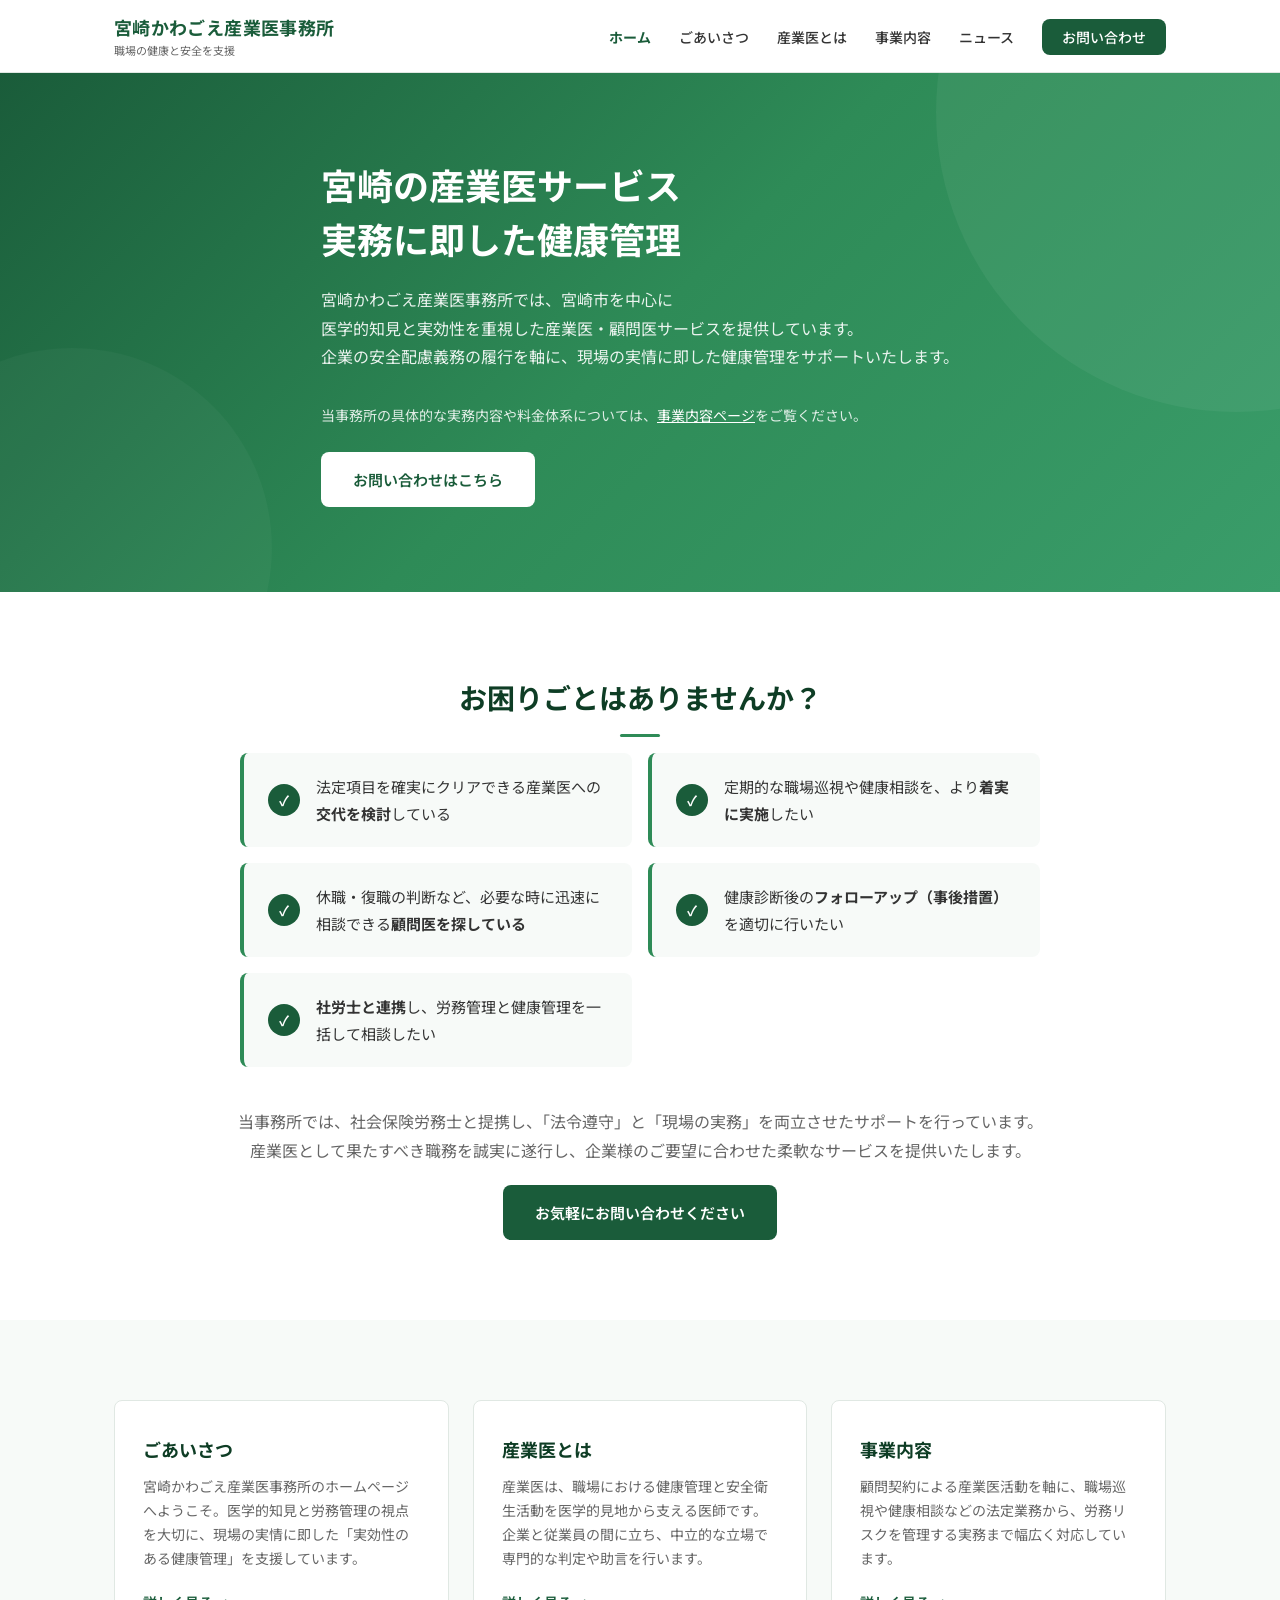
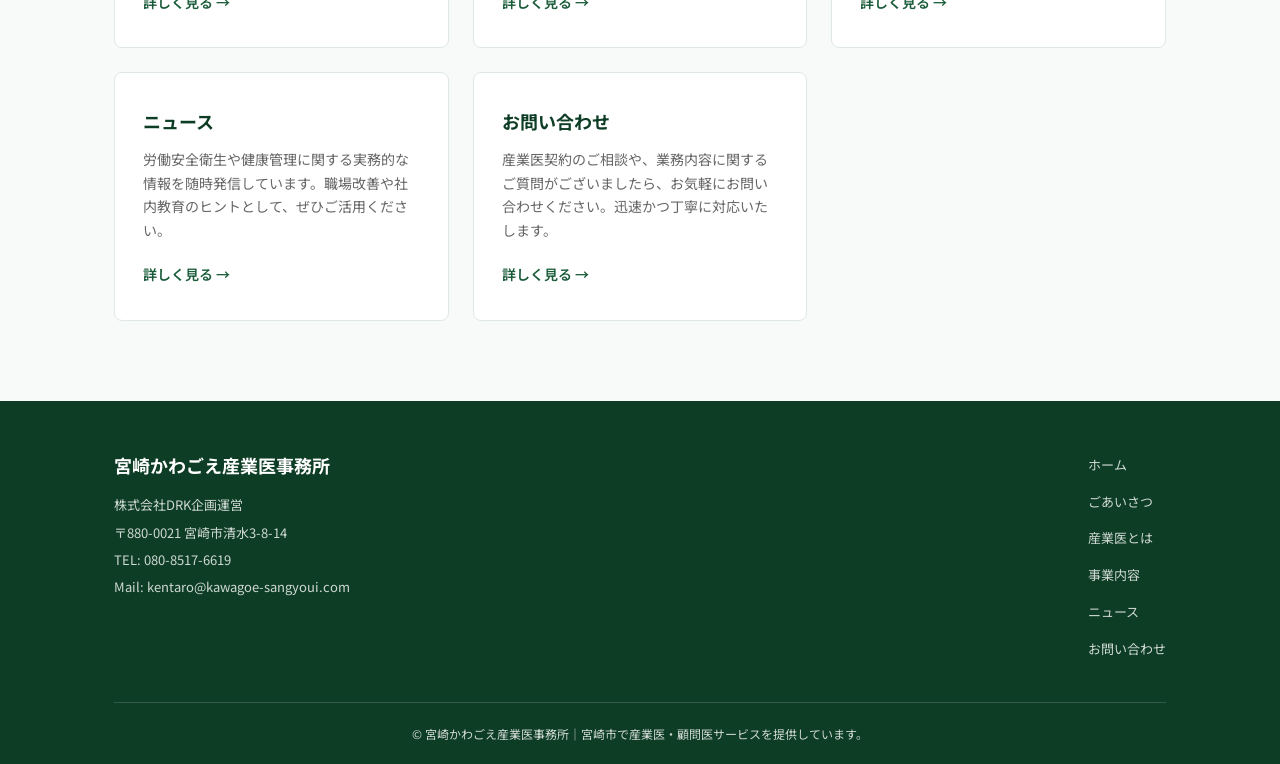
<file: index.html>
<!DOCTYPE html>
<html lang="ja">
<head>
  <meta charset="UTF-8">
  <meta name="viewport" content="width=device-width, initial-scale=1.0">
  <title>宮崎の産業医なら｜宮崎かわごえ産業医事務所｜職場の健康と安全を支援</title>
  <meta name="description" content="宮崎市の産業医なら宮崎かわごえ産業医事務所。産業医契約・顧問医契約・健康診断事後措置・復職面談など、企業の健康管理と労働環境改善をトータルサポート。50人未満の事業所も対応。社労士法人と連携。">
  <link rel="canonical" href="https://www.宮崎かわごえ産業医事務所.com/">
  <meta property="og:title" content="宮崎の産業医なら｜宮崎かわごえ産業医事務所">
  <meta property="og:description" content="宮崎市を中心に産業医契約・顧問医契約・健康診断事後措置など、企業の健康管理と労働環境改善をトータルサポート。">
  <meta property="og:type" content="website">
  <meta property="og:url" content="https://www.宮崎かわごえ産業医事務所.com/">
  <meta property="og:locale" content="ja_JP">
  <meta property="og:site_name" content="宮崎かわごえ産業医事務所">
  <link rel="stylesheet" href="css/style.css">
  <link rel="preconnect" href="https://fonts.googleapis.com">
  <link rel="preconnect" href="https://fonts.gstatic.com" crossorigin>
  <link href="https://fonts.googleapis.com/css2?family=Noto+Sans+JP:wght@400;500;700&display=swap" rel="stylesheet">
</head>
<body>
  <!-- ヘッダー -->
  <header class="header" id="header">
    <div class="container header-inner">
      <div class="logo">
        <a href="index.html">
          <span class="logo-main">宮崎かわごえ産業医事務所</span>
          <span class="logo-sub">職場の健康と安全を支援</span>
        </a>
      </div>
      <button class="menu-toggle" aria-label="メニューを開く">
        <span></span><span></span><span></span>
      </button>
      <nav class="nav" id="nav">
        <ul>
          <li><a href="index.html" class="active">ホーム</a></li>
          <li><a href="greeting.html">ごあいさつ</a></li>
          <li><a href="about.html">産業医とは</a></li>
          <li><a href="services.html">事業内容</a></li>
          <li><a href="news.html">ニュース</a></li>
          <li><a href="contact.html" class="nav-cta">お問い合わせ</a></li>
        </ul>
      </nav>
    </div>
  </header>

  <!-- ヒーローセクション -->
  <section class="hero" id="top">
    <div class="container hero-content">
      <h1>宮崎の産業医サービス<br>実務に即した健康管理</h1>
      <p class="hero-lead">宮崎かわごえ産業医事務所では、宮崎市を中心に<br>医学的知見と実効性を重視した産業医・顧問医サービスを提供しています。<br>企業の安全配慮義務の履行を軸に、現場の実情に即した健康管理をサポートいたします。</p>
      <p class="hero-note">当事務所の具体的な実務内容や料金体系については、<a href="services.html">事業内容ページ</a>をご覧ください。</p>
      <a href="contact.html" class="btn btn-primary">お問い合わせはこちら</a>
    </div>
  </section>

  <!-- お困りごと -->
  <section class="section" id="needs">
    <div class="container">
      <h2 class="section-title">お困りごとはありませんか？</h2>
      <div class="needs-grid">
        <div class="need-card">
          <div class="need-check">&#x2713;</div>
          <p>法定項目を確実にクリアできる産業医への<strong>交代を検討</strong>している</p>
        </div>
        <div class="need-card">
          <div class="need-check">&#x2713;</div>
          <p>定期的な職場巡視や健康相談を、より<strong>着実に実施</strong>したい</p>
        </div>
        <div class="need-card">
          <div class="need-check">&#x2713;</div>
          <p>休職・復職の判断など、必要な時に迅速に相談できる<strong>顧問医を探している</strong></p>
        </div>
        <div class="need-card">
          <div class="need-check">&#x2713;</div>
          <p>健康診断後の<strong>フォローアップ（事後措置）</strong>を適切に行いたい</p>
        </div>
        <div class="need-card">
          <div class="need-check">&#x2713;</div>
          <p><strong>社労士と連携</strong>し、労務管理と健康管理を一括して相談したい</p>
        </div>
      </div>
      <div class="needs-cta">
        <p>当事務所では、社会保険労務士と提携し、「法令遵守」と「現場の実務」を両立させたサポートを行っています。<br>産業医として果たすべき職務を誠実に遂行し、企業様のご要望に合わせた柔軟なサービスを提供いたします。</p>
        <a href="contact.html" class="btn btn-primary">お気軽にお問い合わせください</a>
      </div>
    </div>
  </section>

  <!-- セクションカード一覧 -->
  <section class="section section-alt">
    <div class="container">
      <div class="card-grid">
        <div class="link-card">
          <h3>ごあいさつ</h3>
          <p>宮崎かわごえ産業医事務所のホームページへようこそ。医学的知見と労務管理の視点を大切に、現場の実情に即した「実効性のある健康管理」を支援しています。</p>
          <a href="greeting.html" class="card-link">詳しく見る →</a>
        </div>
        <div class="link-card">
          <h3>産業医とは</h3>
          <p>産業医は、職場における健康管理と安全衛生活動を医学的見地から支える医師です。企業と従業員の間に立ち、中立的な立場で専門的な判定や助言を行います。</p>
          <a href="about.html" class="card-link">詳しく見る →</a>
        </div>
        <div class="link-card">
          <h3>事業内容</h3>
          <p>顧問契約による産業医活動を軸に、職場巡視や健康相談などの法定業務から、労務リスクを管理する実務まで幅広く対応しています。</p>
          <a href="services.html" class="card-link">詳しく見る →</a>
        </div>
        <div class="link-card">
          <h3>ニュース</h3>
          <p>労働安全衛生や健康管理に関する実務的な情報を随時発信しています。職場改善や社内教育のヒントとして、ぜひご活用ください。</p>
          <a href="news.html" class="card-link">詳しく見る →</a>
        </div>
        <div class="link-card">
          <h3>お問い合わせ</h3>
          <p>産業医契約のご相談や、業務内容に関するご質問がございましたら、お気軽にお問い合わせください。迅速かつ丁寧に対応いたします。</p>
          <a href="contact.html" class="card-link">詳しく見る →</a>
        </div>
      </div>
    </div>
  </section>

  <!-- フッター -->
  <footer class="footer">
    <div class="container">
      <div class="footer-content">
        <div class="footer-info">
          <div class="footer-logo">宮崎かわごえ産業医事務所</div>
          <p>株式会社DRK企画運営</p>
          <p>〒880-0021 宮崎市清水3-8-14</p>
          <p>TEL: 080-8517-6619</p>
          <p>Mail: kentaro@kawagoe-sangyoui.com</p>
        </div>
        <div class="footer-nav">
          <ul>
            <li><a href="index.html">ホーム</a></li>
            <li><a href="greeting.html">ごあいさつ</a></li>
            <li><a href="about.html">産業医とは</a></li>
            <li><a href="services.html">事業内容</a></li>
            <li><a href="news.html">ニュース</a></li>
            <li><a href="contact.html">お問い合わせ</a></li>
          </ul>
        </div>
      </div>
      <div class="footer-bottom">
        <p>&copy; 宮崎かわごえ産業医事務所｜宮崎市で産業医・顧問医サービスを提供しています。</p>
      </div>
    </div>
  </footer>

  <script src="js/main.js"></script>
  <script type="application/ld+json">
  {
    "@context": "https://schema.org",
    "@type": "MedicalBusiness",
    "name": "宮崎かわごえ産業医事務所",
    "alternateName": "株式会社DRK企画運営",
    "description": "宮崎市を中心に産業医契約・顧問医契約・健康診断事後措置・復職面談など、企業の健康管理と労働環境改善をトータルサポートする産業医事務所です。",
    "url": "https://www.宮崎かわごえ産業医事務所.com/",
    "telephone": "080-8517-6619",
    "email": "kentaro@kawagoe-sangyoui.com",
    "address": {
      "@type": "PostalAddress",
      "postalCode": "880-0021",
      "addressRegion": "宮崎県",
      "addressLocality": "宮崎市",
      "streetAddress": "清水3-8-14",
      "addressCountry": "JP"
    },
    "geo": {
      "@type": "GeoCoordinates",
      "latitude": 31.9333,
      "longitude": 131.4239
    },
    "founder": {
      "@type": "Person",
      "name": "川越健太郎",
      "jobTitle": "産業医・泌尿器科専門医"
    },
    "foundingDate": "2021-12-02",
    "areaServed": {
      "@type": "City",
      "name": "宮崎市"
    },
    "priceRange": "¥20,000〜",
    "serviceType": ["産業医契約", "顧問医契約", "健康診断事後措置", "復職面談", "ストレスチェック", "衛生委員会", "職場巡視"]
  }
  </script>
</body>
</html>
</file>
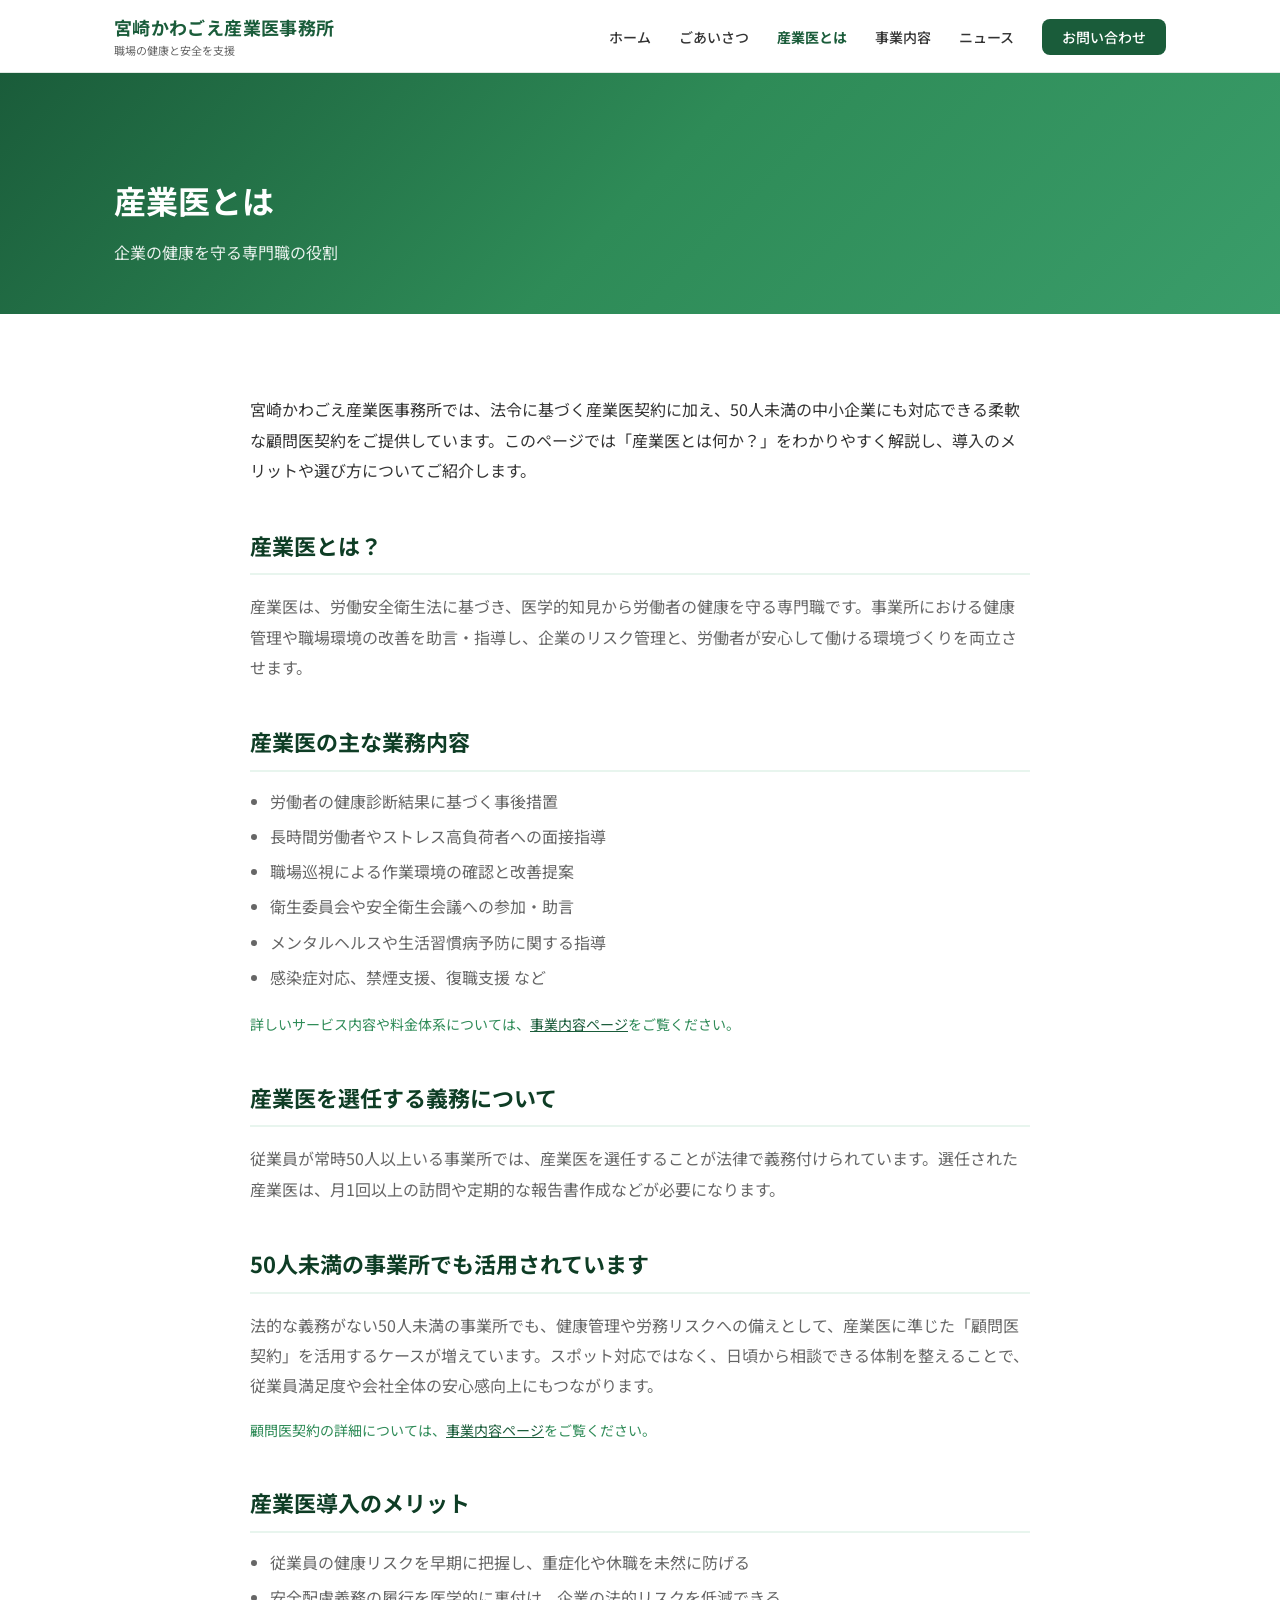
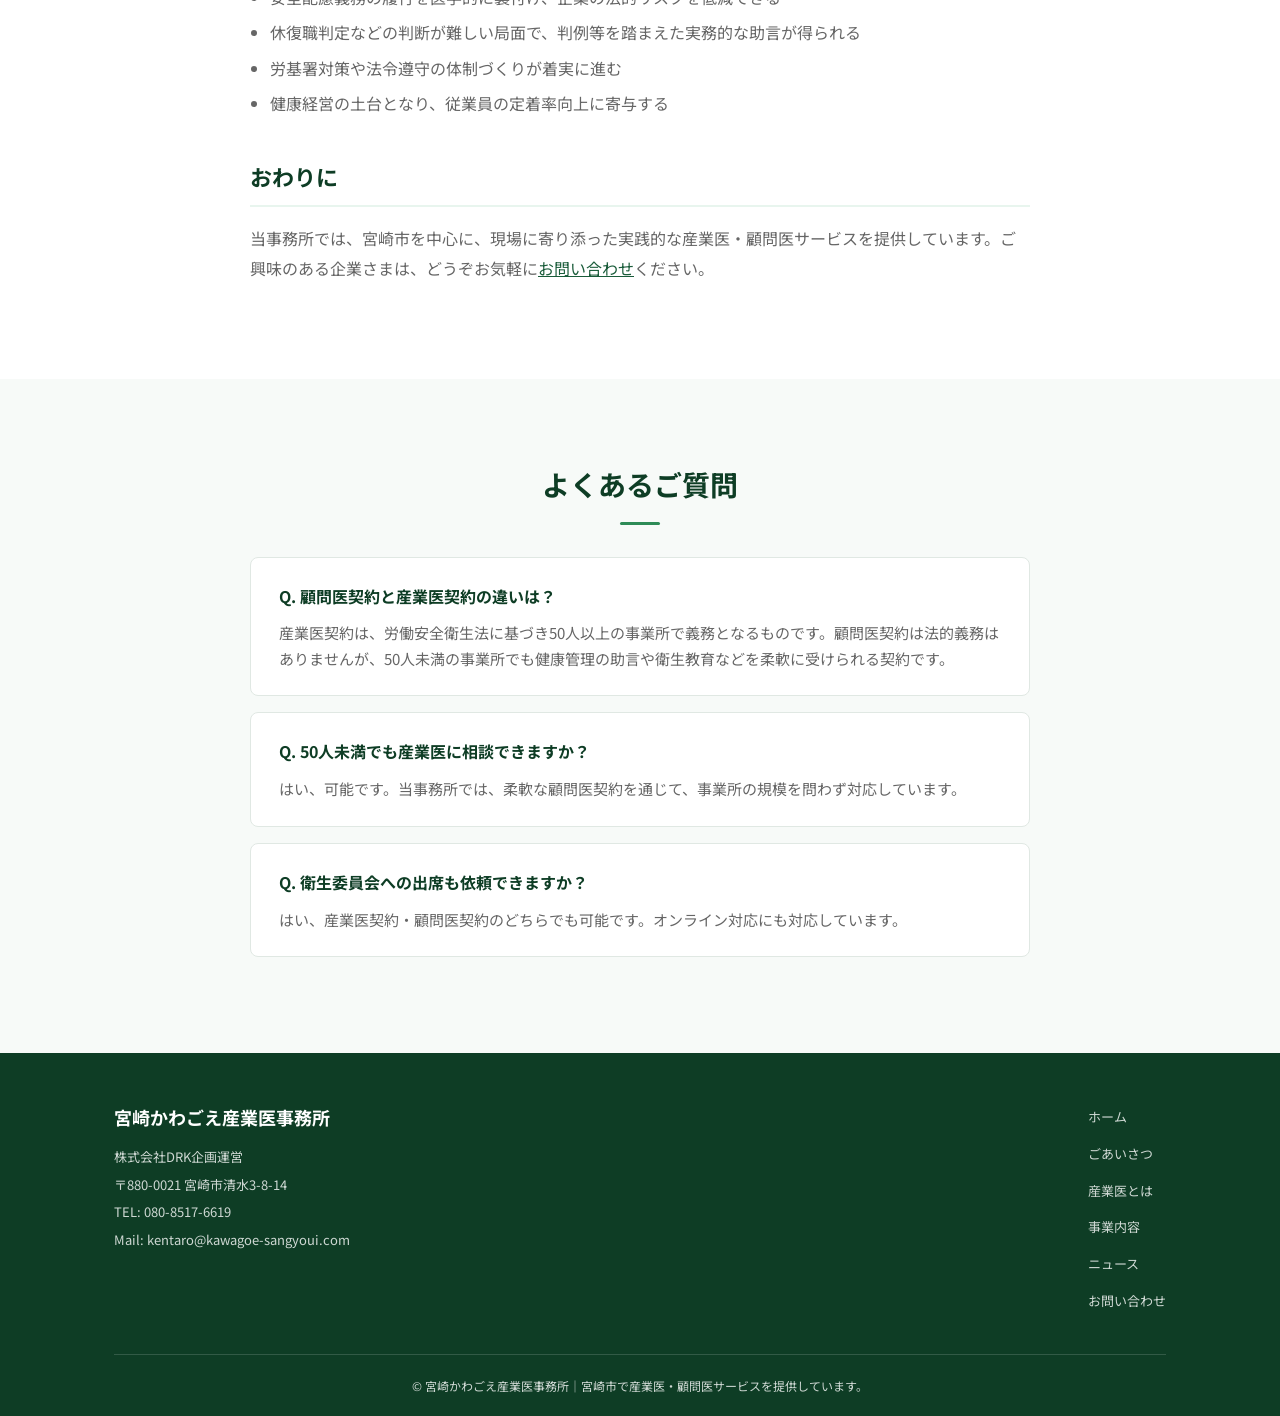
<file: about.html>
<!DOCTYPE html>
<html lang="ja">
<head>
  <meta charset="UTF-8">
  <meta name="viewport" content="width=device-width, initial-scale=1.0">
  <title>産業医とは | 宮崎かわごえ産業医事務所</title>
  <meta name="description" content="産業医とは？役割・主な業務内容・選任義務・導入メリットをわかりやすく解説。50人未満の事業所向け顧問医契約も対応。宮崎市の宮崎かわごえ産業医事務所。">
  <link rel="canonical" href="https://www.宮崎かわごえ産業医事務所.com/about.html">
  <meta property="og:title" content="産業医とは | 宮崎かわごえ産業医事務所">
  <meta property="og:description" content="産業医の役割、業務内容、選任義務、導入メリットをわかりやすく解説。50人未満の事業所も対応。">
  <meta property="og:type" content="website">
  <meta property="og:url" content="https://www.宮崎かわごえ産業医事務所.com/about.html">
  <meta property="og:locale" content="ja_JP">
  <meta property="og:site_name" content="宮崎かわごえ産業医事務所">
  <link rel="stylesheet" href="css/style.css">
  <link rel="preconnect" href="https://fonts.googleapis.com">
  <link rel="preconnect" href="https://fonts.gstatic.com" crossorigin>
  <link href="https://fonts.googleapis.com/css2?family=Noto+Sans+JP:wght@400;500;700&display=swap" rel="stylesheet">
</head>
<body>
  <header class="header" id="header">
    <div class="container header-inner">
      <div class="logo">
        <a href="index.html">
          <span class="logo-main">宮崎かわごえ産業医事務所</span>
          <span class="logo-sub">職場の健康と安全を支援</span>
        </a>
      </div>
      <button class="menu-toggle" aria-label="メニューを開く">
        <span></span><span></span><span></span>
      </button>
      <nav class="nav" id="nav">
        <ul>
          <li><a href="index.html">ホーム</a></li>
          <li><a href="greeting.html">ごあいさつ</a></li>
          <li><a href="about.html" class="active">産業医とは</a></li>
          <li><a href="services.html">事業内容</a></li>
          <li><a href="news.html">ニュース</a></li>
          <li><a href="contact.html" class="nav-cta">お問い合わせ</a></li>
        </ul>
      </nav>
    </div>
  </header>

  <section class="page-hero">
    <div class="container">
      <h1>産業医とは</h1>
      <p>企業の健康を守る専門職の役割</p>
    </div>
  </section>

  <section class="section">
    <div class="container">
      <div class="prose">
        <p class="lead-text">宮崎かわごえ産業医事務所では、法令に基づく産業医契約に加え、50人未満の中小企業にも対応できる柔軟な顧問医契約をご提供しています。このページでは「産業医とは何か？」をわかりやすく解説し、導入のメリットや選び方についてご紹介します。</p>

        <h2>産業医とは？</h2>
        <p>産業医は、労働安全衛生法に基づき、医学的知見から労働者の健康を守る専門職です。事業所における健康管理や職場環境の改善を助言・指導し、企業のリスク管理と、労働者が安心して働ける環境づくりを両立させます。</p>

        <h2>産業医の主な業務内容</h2>
        <ul>
          <li>労働者の健康診断結果に基づく事後措置</li>
          <li>長時間労働者やストレス高負荷者への面接指導</li>
          <li>職場巡視による作業環境の確認と改善提案</li>
          <li>衛生委員会や安全衛生会議への参加・助言</li>
          <li>メンタルヘルスや生活習慣病予防に関する指導</li>
          <li>感染症対応、禁煙支援、復職支援 など</li>
        </ul>
        <p class="note-text">詳しいサービス内容や料金体系については、<a href="services.html">事業内容ページ</a>をご覧ください。</p>

        <h2>産業医を選任する義務について</h2>
        <p>従業員が常時50人以上いる事業所では、産業医を選任することが法律で義務付けられています。選任された産業医は、月1回以上の訪問や定期的な報告書作成などが必要になります。</p>

        <h2>50人未満の事業所でも活用されています</h2>
        <p>法的な義務がない50人未満の事業所でも、健康管理や労務リスクへの備えとして、産業医に準じた「顧問医契約」を活用するケースが増えています。スポット対応ではなく、日頃から相談できる体制を整えることで、従業員満足度や会社全体の安心感向上にもつながります。</p>
        <p class="note-text">顧問医契約の詳細については、<a href="services.html">事業内容ページ</a>をご覧ください。</p>

        <h2>産業医導入のメリット</h2>
        <ul>
          <li>従業員の健康リスクを早期に把握し、重症化や休職を未然に防げる</li>
          <li>安全配慮義務の履行を医学的に裏付け、企業の法的リスクを低減できる</li>
          <li>休復職判定などの判断が難しい局面で、判例等を踏まえた実務的な助言が得られる</li>
          <li>労基署対策や法令遵守の体制づくりが着実に進む</li>
          <li>健康経営の土台となり、従業員の定着率向上に寄与する</li>
        </ul>

        <h2>おわりに</h2>
        <p>当事務所では、宮崎市を中心に、現場に寄り添った実践的な産業医・顧問医サービスを提供しています。ご興味のある企業さまは、どうぞお気軽に<a href="contact.html">お問い合わせ</a>ください。</p>
      </div>
    </div>
  </section>

  <section class="section section-alt">
    <div class="container">
      <h2 class="section-title">よくあるご質問</h2>
      <div class="faq-list">
        <div class="faq-item">
          <h3 class="faq-q">Q. 顧問医契約と産業医契約の違いは？</h3>
          <p class="faq-a">産業医契約は、労働安全衛生法に基づき50人以上の事業所で義務となるものです。顧問医契約は法的義務はありませんが、50人未満の事業所でも健康管理の助言や衛生教育などを柔軟に受けられる契約です。</p>
        </div>
        <div class="faq-item">
          <h3 class="faq-q">Q. 50人未満でも産業医に相談できますか？</h3>
          <p class="faq-a">はい、可能です。当事務所では、柔軟な顧問医契約を通じて、事業所の規模を問わず対応しています。</p>
        </div>
        <div class="faq-item">
          <h3 class="faq-q">Q. 衛生委員会への出席も依頼できますか？</h3>
          <p class="faq-a">はい、産業医契約・顧問医契約のどちらでも可能です。オンライン対応にも対応しています。</p>
        </div>
      </div>
    </div>
  </section>

  <footer class="footer">
    <div class="container">
      <div class="footer-content">
        <div class="footer-info">
          <div class="footer-logo">宮崎かわごえ産業医事務所</div>
          <p>株式会社DRK企画運営</p>
          <p>〒880-0021 宮崎市清水3-8-14</p>
          <p>TEL: 080-8517-6619</p>
          <p>Mail: kentaro@kawagoe-sangyoui.com</p>
        </div>
        <div class="footer-nav">
          <ul>
            <li><a href="index.html">ホーム</a></li>
            <li><a href="greeting.html">ごあいさつ</a></li>
            <li><a href="about.html">産業医とは</a></li>
            <li><a href="services.html">事業内容</a></li>
            <li><a href="news.html">ニュース</a></li>
            <li><a href="contact.html">お問い合わせ</a></li>
          </ul>
        </div>
      </div>
      <div class="footer-bottom">
        <p>&copy; 宮崎かわごえ産業医事務所｜宮崎市で産業医・顧問医サービスを提供しています。</p>
      </div>
    </div>
  </footer>
  <script src="js/main.js"></script>
  <script type="application/ld+json">
  {
    "@context": "https://schema.org",
    "@type": "FAQPage",
    "mainEntity": [
      {
        "@type": "Question",
        "name": "顧問医契約と産業医契約の違いは？",
        "acceptedAnswer": {
          "@type": "Answer",
          "text": "産業医契約は、労働安全衛生法に基づき50人以上の事業所で義務となるものです。顧問医契約は法的義務はありませんが、50人未満の事業所でも健康管理の助言や衛生教育などを柔軟に受けられる契約です。"
        }
      },
      {
        "@type": "Question",
        "name": "50人未満でも産業医に相談できますか？",
        "acceptedAnswer": {
          "@type": "Answer",
          "text": "はい、可能です。当事務所では、柔軟な顧問医契約を通じて、事業所の規模を問わず対応しています。"
        }
      },
      {
        "@type": "Question",
        "name": "衛生委員会への出席も依頼できますか？",
        "acceptedAnswer": {
          "@type": "Answer",
          "text": "はい、産業医契約・顧問医契約のどちらでも可能です。オンライン対応にも対応しています。"
        }
      }
    ]
  }
  </script>
</body>
</html>
</file>
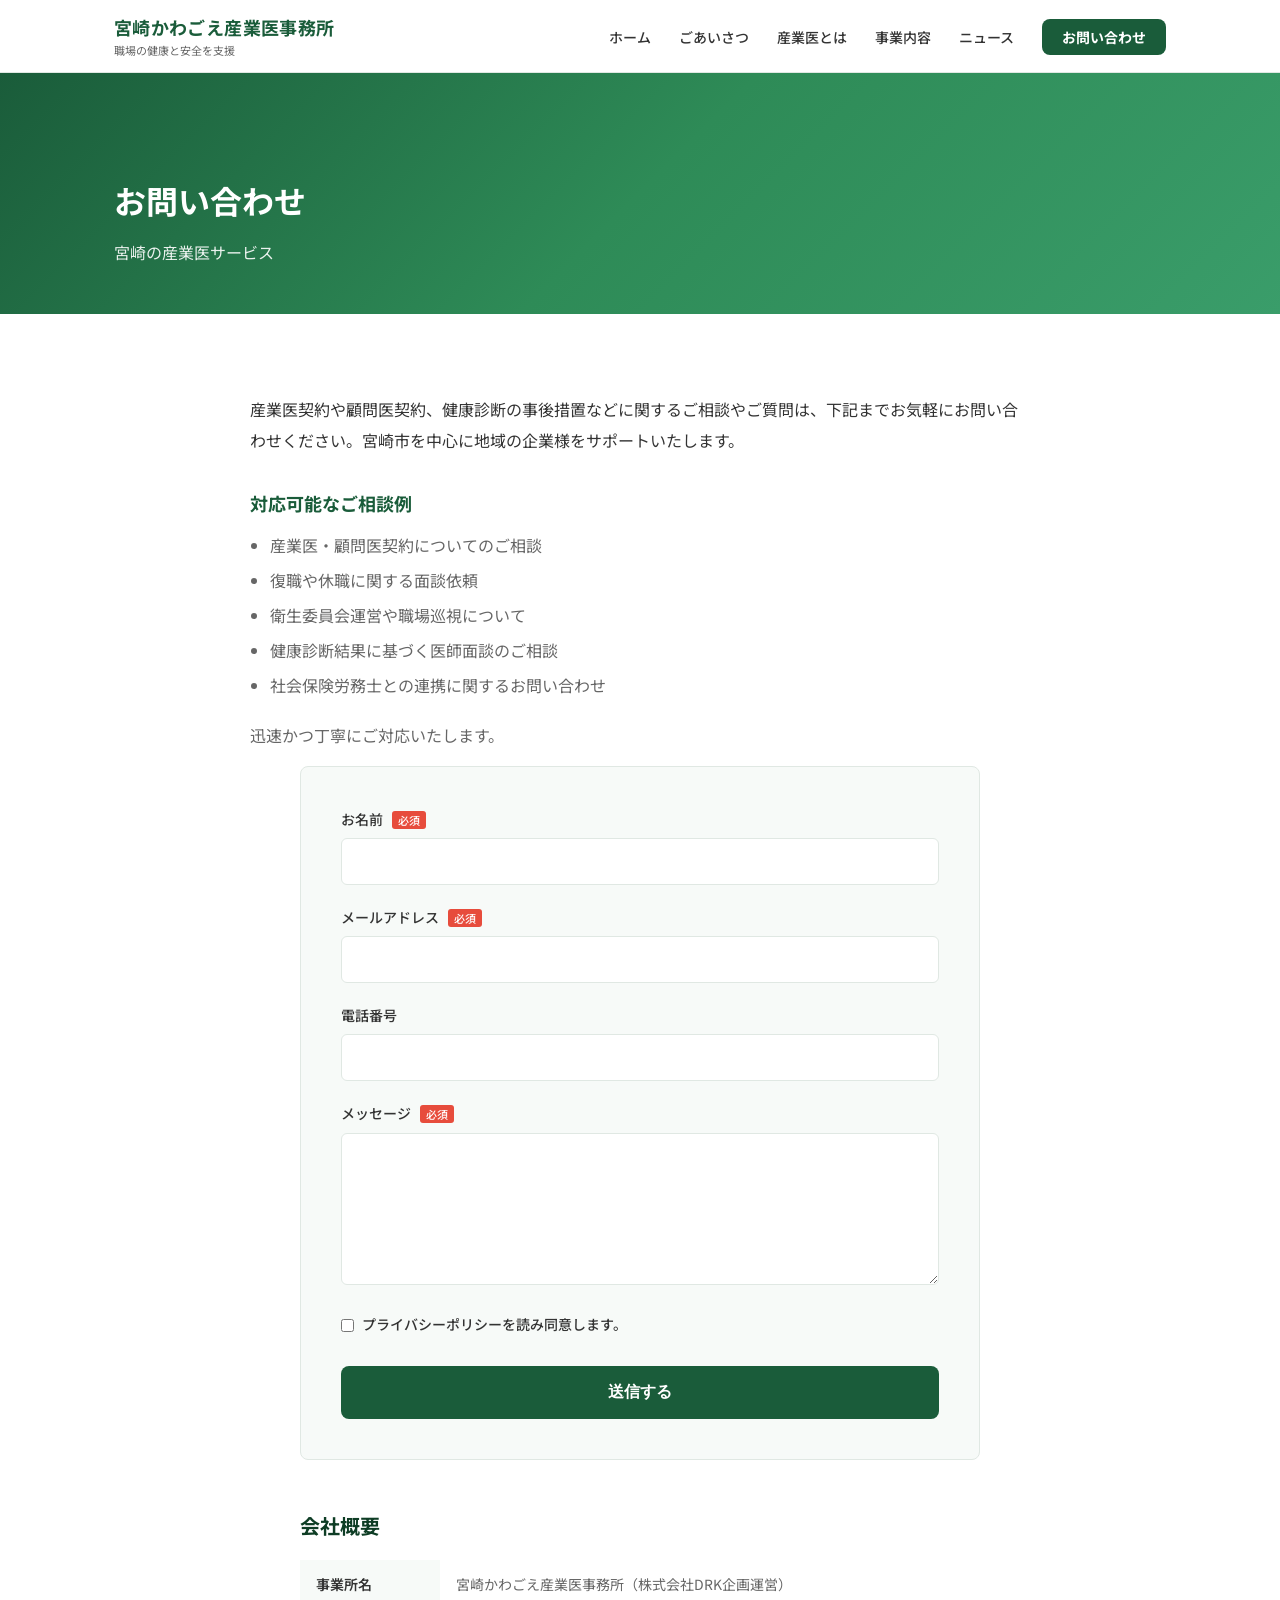
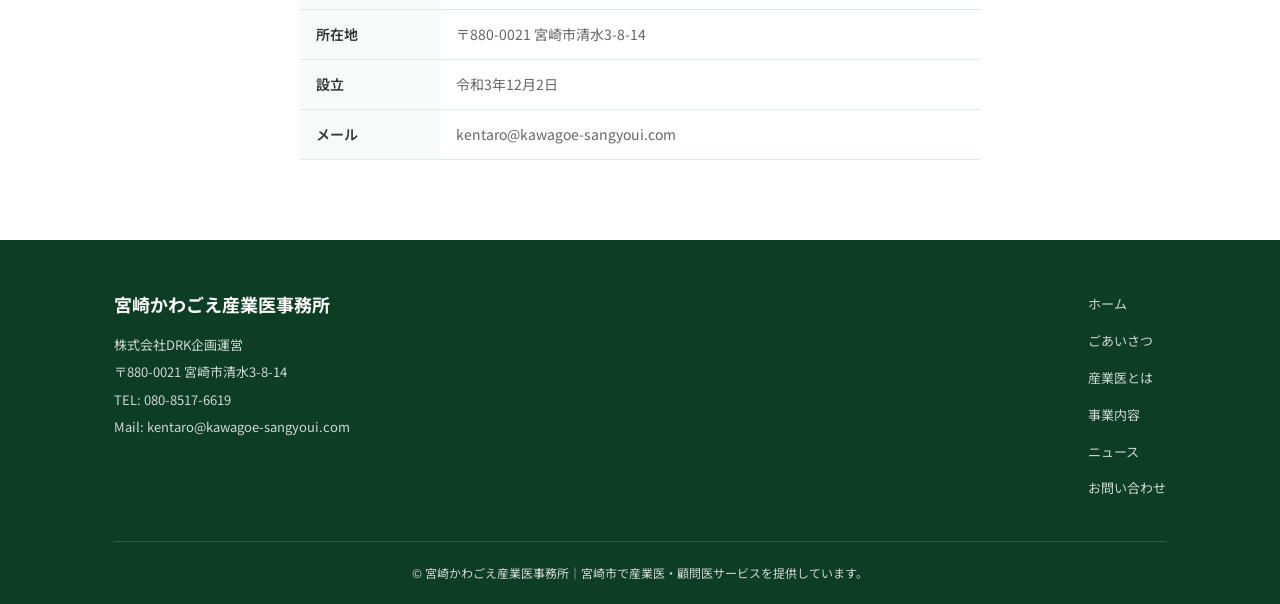
<file: contact.html>
<!DOCTYPE html>
<html lang="ja">
<head>
  <meta charset="UTF-8">
  <meta name="viewport" content="width=device-width, initial-scale=1.0">
  <title>お問い合わせ | 宮崎かわごえ産業医事務所</title>
  <meta name="description" content="産業医契約・顧問医契約・健康診断事後措置・復職面談などに関するご相談・ご質問はこちら。宮崎市の宮崎かわごえ産業医事務所。お気軽にお問い合わせください。">
  <link rel="canonical" href="https://www.宮崎かわごえ産業医事務所.com/contact.html">
  <meta property="og:title" content="お問い合わせ | 宮崎かわごえ産業医事務所">
  <meta property="og:description" content="産業医契約や顧問医契約、健康診断の事後措置などに関するご相談・ご質問はこちら。">
  <meta property="og:type" content="website">
  <meta property="og:url" content="https://www.宮崎かわごえ産業医事務所.com/contact.html">
  <meta property="og:locale" content="ja_JP">
  <meta property="og:site_name" content="宮崎かわごえ産業医事務所">
  <link rel="stylesheet" href="css/style.css">
  <link rel="preconnect" href="https://fonts.googleapis.com">
  <link rel="preconnect" href="https://fonts.gstatic.com" crossorigin>
  <link href="https://fonts.googleapis.com/css2?family=Noto+Sans+JP:wght@400;500;700&display=swap" rel="stylesheet">
</head>
<body>
  <header class="header" id="header">
    <div class="container header-inner">
      <div class="logo">
        <a href="index.html">
          <span class="logo-main">宮崎かわごえ産業医事務所</span>
          <span class="logo-sub">職場の健康と安全を支援</span>
        </a>
      </div>
      <button class="menu-toggle" aria-label="メニューを開く">
        <span></span><span></span><span></span>
      </button>
      <nav class="nav" id="nav">
        <ul>
          <li><a href="index.html">ホーム</a></li>
          <li><a href="greeting.html">ごあいさつ</a></li>
          <li><a href="about.html">産業医とは</a></li>
          <li><a href="services.html">事業内容</a></li>
          <li><a href="news.html">ニュース</a></li>
          <li><a href="contact.html" class="nav-cta active">お問い合わせ</a></li>
        </ul>
      </nav>
    </div>
  </header>

  <section class="page-hero">
    <div class="container">
      <h1>お問い合わせ</h1>
      <p>宮崎の産業医サービス</p>
    </div>
  </section>

  <section class="section">
    <div class="container">
      <div class="prose">
        <p class="lead-text">産業医契約や顧問医契約、健康診断の事後措置などに関するご相談やご質問は、下記までお気軽にお問い合わせください。宮崎市を中心に地域の企業様をサポートいたします。</p>
        <h3>対応可能なご相談例</h3>
        <ul>
          <li>産業医・顧問医契約についてのご相談</li>
          <li>復職や休職に関する面談依頼</li>
          <li>衛生委員会運営や職場巡視について</li>
          <li>健康診断結果に基づく医師面談のご相談</li>
          <li>社会保険労務士との連携に関するお問い合わせ</li>
        </ul>
        <p>迅速かつ丁寧にご対応いたします。</p>
      </div>

      <div class="contact-wrapper">
        <form class="contact-form" id="contactForm" action="https://formspree.io/f/mgonokoa" method="POST">
          <div class="form-group">
            <label for="name">お名前 <span class="required">必須</span></label>
            <input type="text" id="name" name="name" required>
          </div>
          <div class="form-group">
            <label for="email">メールアドレス <span class="required">必須</span></label>
            <input type="email" id="email" name="email" required>
          </div>
          <div class="form-group">
            <label for="phone">電話番号</label>
            <input type="tel" id="phone" name="phone">
          </div>
          <div class="form-group">
            <label for="message">メッセージ <span class="required">必須</span></label>
            <textarea id="message" name="message" rows="6" required></textarea>
          </div>
          <div class="form-group">
            <label class="checkbox-label">
              <input type="checkbox" required>
              プライバシーポリシーを読み同意します。
            </label>
          </div>
          <button type="submit" class="btn btn-primary btn-submit">送信する</button>
        </form>
      </div>

      <div class="company-info">
        <h3>会社概要</h3>
        <table class="info-table">
          <tr><th>事業所名</th><td>宮崎かわごえ産業医事務所（株式会社DRK企画運営）</td></tr>
          <tr><th>所在地</th><td>〒880-0021 宮崎市清水3-8-14</td></tr>
          <tr><th>設立</th><td>令和3年12月2日</td></tr>
          <tr><th>メール</th><td>kentaro@kawagoe-sangyoui.com</td></tr>
        </table>
      </div>
    </div>
  </section>

  <footer class="footer">
    <div class="container">
      <div class="footer-content">
        <div class="footer-info">
          <div class="footer-logo">宮崎かわごえ産業医事務所</div>
          <p>株式会社DRK企画運営</p>
          <p>〒880-0021 宮崎市清水3-8-14</p>
          <p>TEL: 080-8517-6619</p>
          <p>Mail: kentaro@kawagoe-sangyoui.com</p>
        </div>
        <div class="footer-nav">
          <ul>
            <li><a href="index.html">ホーム</a></li>
            <li><a href="greeting.html">ごあいさつ</a></li>
            <li><a href="about.html">産業医とは</a></li>
            <li><a href="services.html">事業内容</a></li>
            <li><a href="news.html">ニュース</a></li>
            <li><a href="contact.html">お問い合わせ</a></li>
          </ul>
        </div>
      </div>
      <div class="footer-bottom">
        <p>&copy; 宮崎かわごえ産業医事務所｜宮崎市で産業医・顧問医サービスを提供しています。</p>
      </div>
    </div>
  </footer>
  <script src="js/main.js"></script>
</body>
</html>
</file>
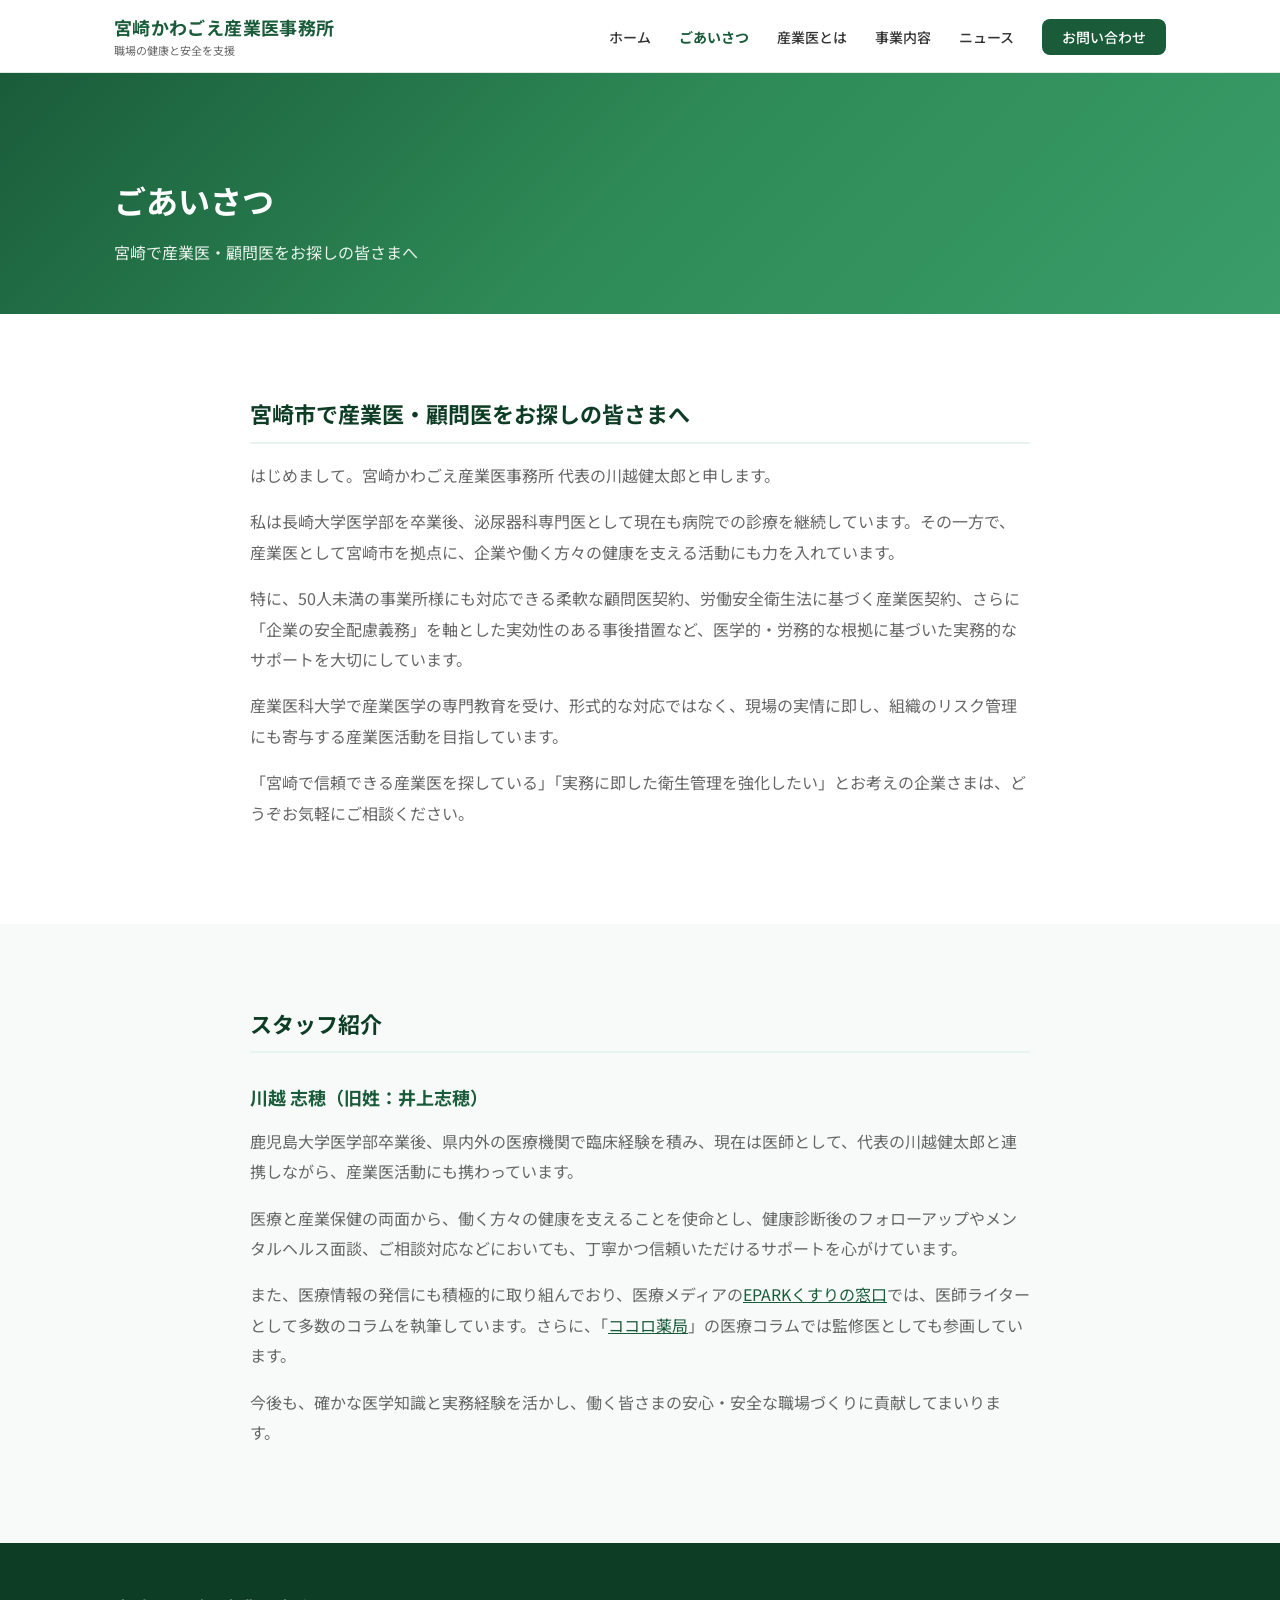
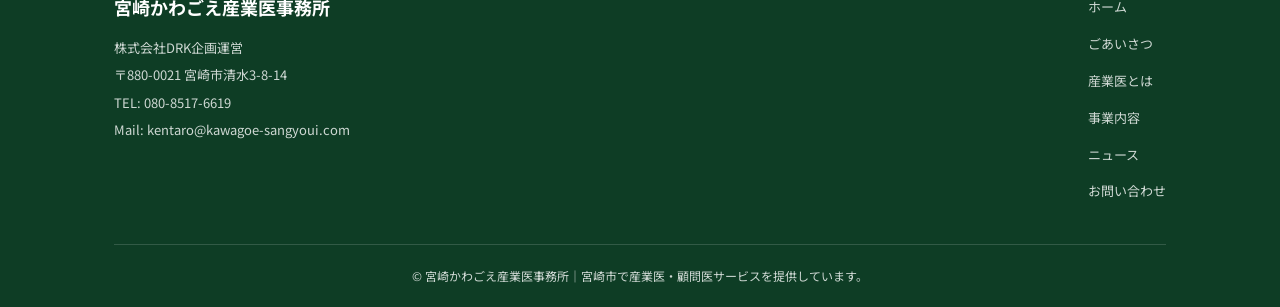
<file: greeting.html>
<!DOCTYPE html>
<html lang="ja">
<head>
  <meta charset="UTF-8">
  <meta name="viewport" content="width=device-width, initial-scale=1.0">
  <title>ごあいさつ | 宮崎かわごえ産業医事務所</title>
  <meta name="description" content="宮崎かわごえ産業医事務所 代表 川越健太郎のご挨拶。長崎大学医学部卒、泌尿器科専門医・産業医として宮崎市を拠点に活動。産業医科大学で産業医学の専門教育を受けた実務重視の産業医です。">
  <link rel="canonical" href="https://www.宮崎かわごえ産業医事務所.com/greeting.html">
  <meta property="og:title" content="ごあいさつ | 宮崎かわごえ産業医事務所">
  <meta property="og:description" content="代表 川越健太郎のご挨拶。長崎大学医学部卒、泌尿器科専門医・産業医として宮崎市を拠点に活動。">
  <meta property="og:type" content="website">
  <meta property="og:url" content="https://www.宮崎かわごえ産業医事務所.com/greeting.html">
  <meta property="og:locale" content="ja_JP">
  <meta property="og:site_name" content="宮崎かわごえ産業医事務所">
  <link rel="stylesheet" href="css/style.css">
  <link rel="preconnect" href="https://fonts.googleapis.com">
  <link rel="preconnect" href="https://fonts.gstatic.com" crossorigin>
  <link href="https://fonts.googleapis.com/css2?family=Noto+Sans+JP:wght@400;500;700&display=swap" rel="stylesheet">
</head>
<body>
  <header class="header" id="header">
    <div class="container header-inner">
      <div class="logo">
        <a href="index.html">
          <span class="logo-main">宮崎かわごえ産業医事務所</span>
          <span class="logo-sub">職場の健康と安全を支援</span>
        </a>
      </div>
      <button class="menu-toggle" aria-label="メニューを開く">
        <span></span><span></span><span></span>
      </button>
      <nav class="nav" id="nav">
        <ul>
          <li><a href="index.html">ホーム</a></li>
          <li><a href="greeting.html" class="active">ごあいさつ</a></li>
          <li><a href="about.html">産業医とは</a></li>
          <li><a href="services.html">事業内容</a></li>
          <li><a href="news.html">ニュース</a></li>
          <li><a href="contact.html" class="nav-cta">お問い合わせ</a></li>
        </ul>
      </nav>
    </div>
  </header>

  <section class="page-hero">
    <div class="container">
      <h1>ごあいさつ</h1>
      <p>宮崎で産業医・顧問医をお探しの皆さまへ</p>
    </div>
  </section>

  <section class="section">
    <div class="container">
      <div class="prose">
        <h2>宮崎市で産業医・顧問医をお探しの皆さまへ</h2>
        <p>はじめまして。宮崎かわごえ産業医事務所 代表の川越健太郎と申します。</p>
        <p>私は長崎大学医学部を卒業後、泌尿器科専門医として現在も病院での診療を継続しています。その一方で、産業医として宮崎市を拠点に、企業や働く方々の健康を支える活動にも力を入れています。</p>
        <p>特に、50人未満の事業所様にも対応できる柔軟な顧問医契約、労働安全衛生法に基づく産業医契約、さらに「企業の安全配慮義務」を軸とした実効性のある事後措置など、医学的・労務的な根拠に基づいた実務的なサポートを大切にしています。</p>
        <p>産業医科大学で産業医学の専門教育を受け、形式的な対応ではなく、現場の実情に即し、組織のリスク管理にも寄与する産業医活動を目指しています。</p>
        <p>「宮崎で信頼できる産業医を探している」「実務に即した衛生管理を強化したい」とお考えの企業さまは、どうぞお気軽にご相談ください。</p>
      </div>
    </div>
  </section>

  <section class="section section-alt">
    <div class="container">
      <div class="prose">
        <h2>スタッフ紹介</h2>
        <h3>川越 志穂（旧姓：井上志穂）</h3>
        <p>鹿児島大学医学部卒業後、県内外の医療機関で臨床経験を積み、現在は医師として、代表の川越健太郎と連携しながら、産業医活動にも携わっています。</p>
        <p>医療と産業保健の両面から、働く方々の健康を支えることを使命とし、健康診断後のフォローアップやメンタルヘルス面談、ご相談対応などにおいても、丁寧かつ信頼いただけるサポートを心がけています。</p>
        <p>また、医療情報の発信にも積極的に取り組んでおり、医療メディアの<a href="https://www.kusurinomadoguchi.com/column/media/users/shihoinoue" target="_blank" rel="noopener noreferrer">EPARKくすりの窓口</a>では、医師ライターとして多数のコラムを執筆しています。さらに、「<a href="https://cocoro-kusuri.com/column/lifestyle-related-diseases/goutattack_quicktreatment/" target="_blank" rel="noopener noreferrer">ココロ薬局</a>」の医療コラムでは監修医としても参画しています。</p>
        <p>今後も、確かな医学知識と実務経験を活かし、働く皆さまの安心・安全な職場づくりに貢献してまいります。</p>
      </div>
    </div>
  </section>

  <footer class="footer">
    <div class="container">
      <div class="footer-content">
        <div class="footer-info">
          <div class="footer-logo">宮崎かわごえ産業医事務所</div>
          <p>株式会社DRK企画運営</p>
          <p>〒880-0021 宮崎市清水3-8-14</p>
          <p>TEL: 080-8517-6619</p>
          <p>Mail: kentaro@kawagoe-sangyoui.com</p>
        </div>
        <div class="footer-nav">
          <ul>
            <li><a href="index.html">ホーム</a></li>
            <li><a href="greeting.html">ごあいさつ</a></li>
            <li><a href="about.html">産業医とは</a></li>
            <li><a href="services.html">事業内容</a></li>
            <li><a href="news.html">ニュース</a></li>
            <li><a href="contact.html">お問い合わせ</a></li>
          </ul>
        </div>
      </div>
      <div class="footer-bottom">
        <p>&copy; 宮崎かわごえ産業医事務所｜宮崎市で産業医・顧問医サービスを提供しています。</p>
      </div>
    </div>
  </footer>
  <script src="js/main.js"></script>
</body>
</html>
</file>
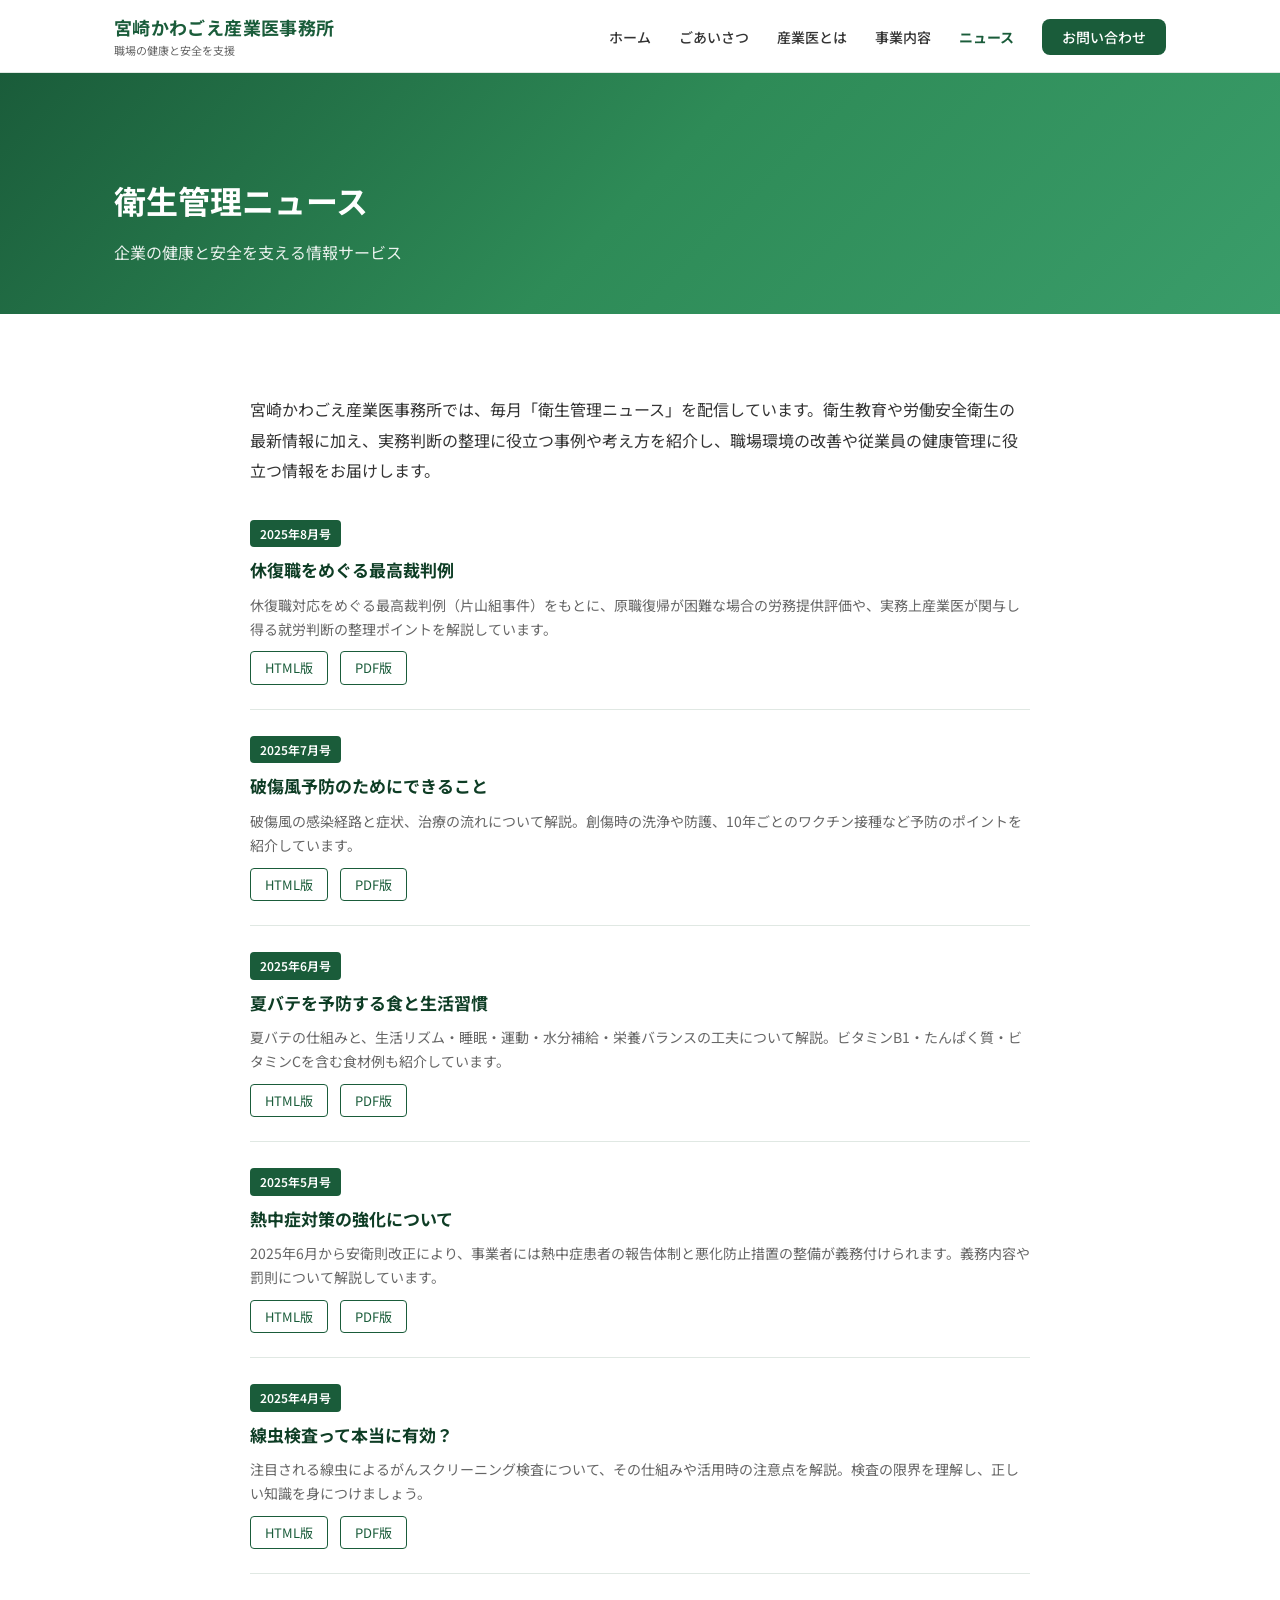
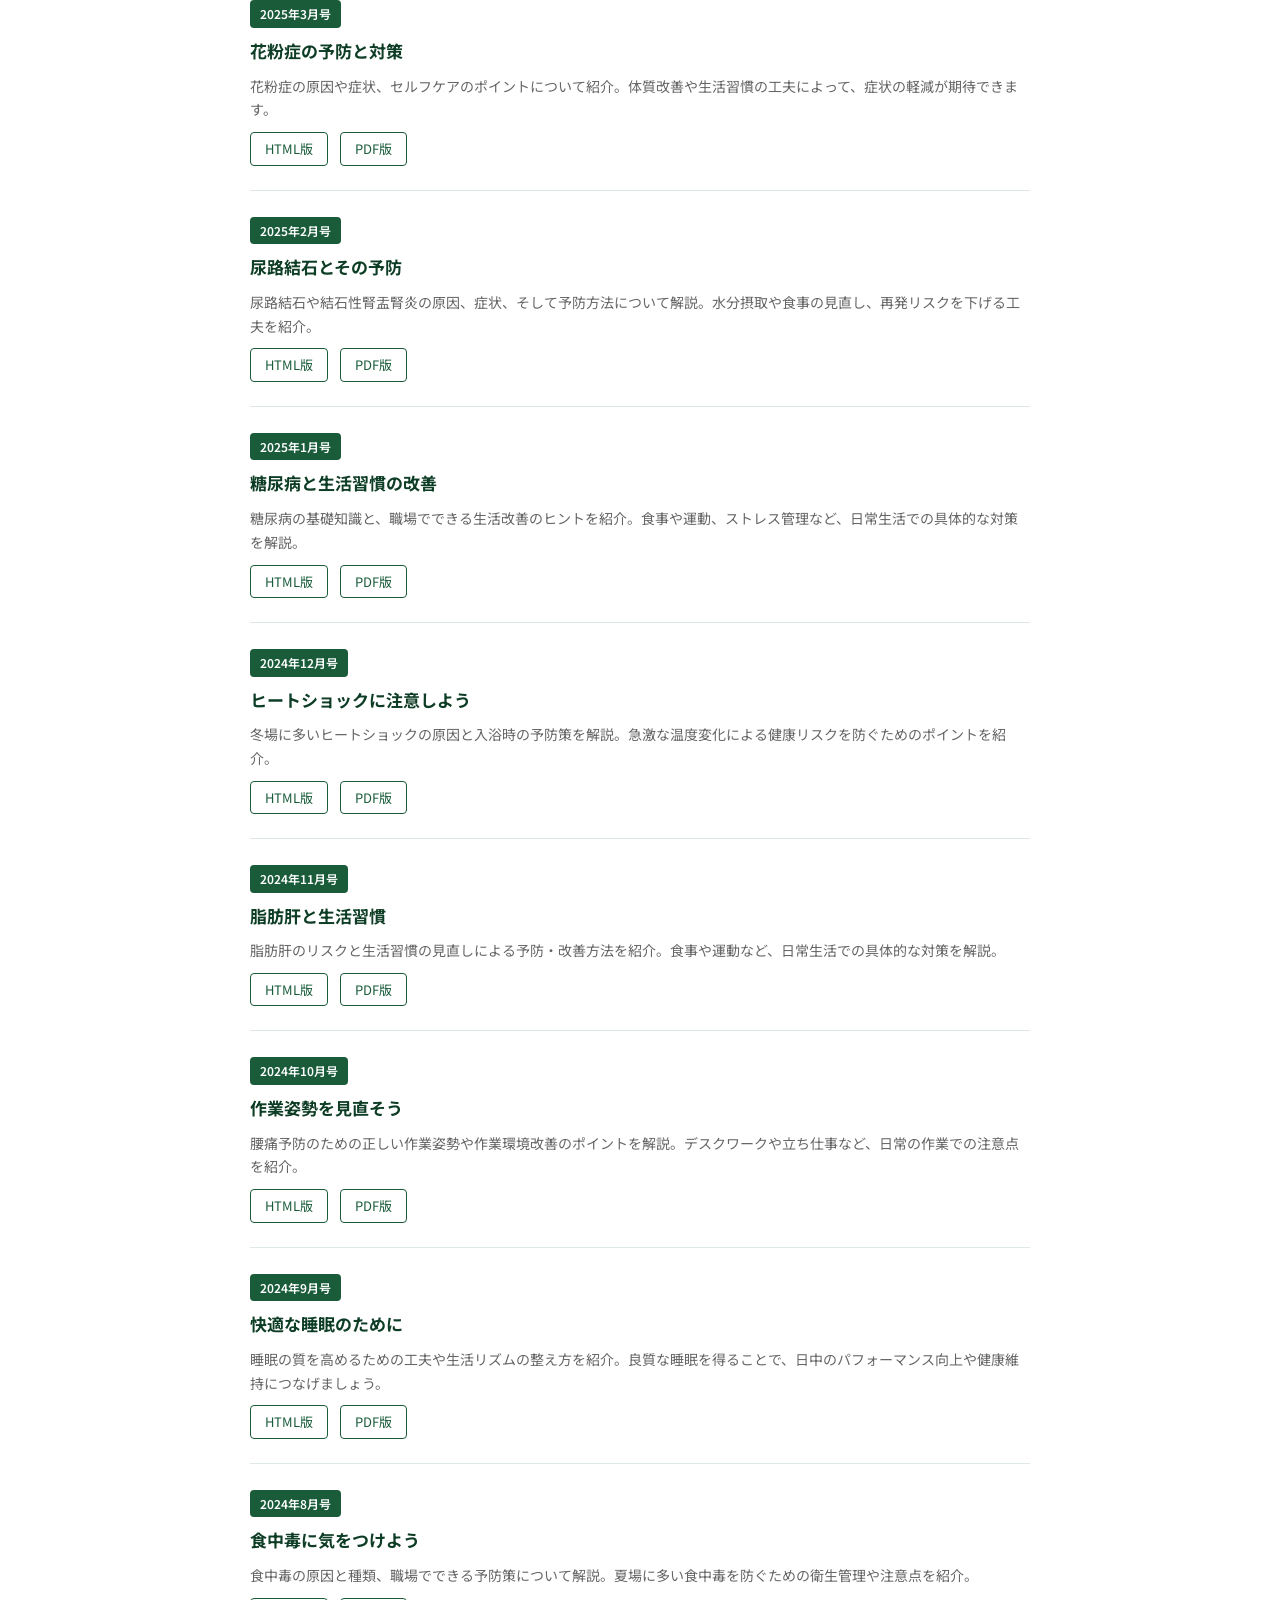
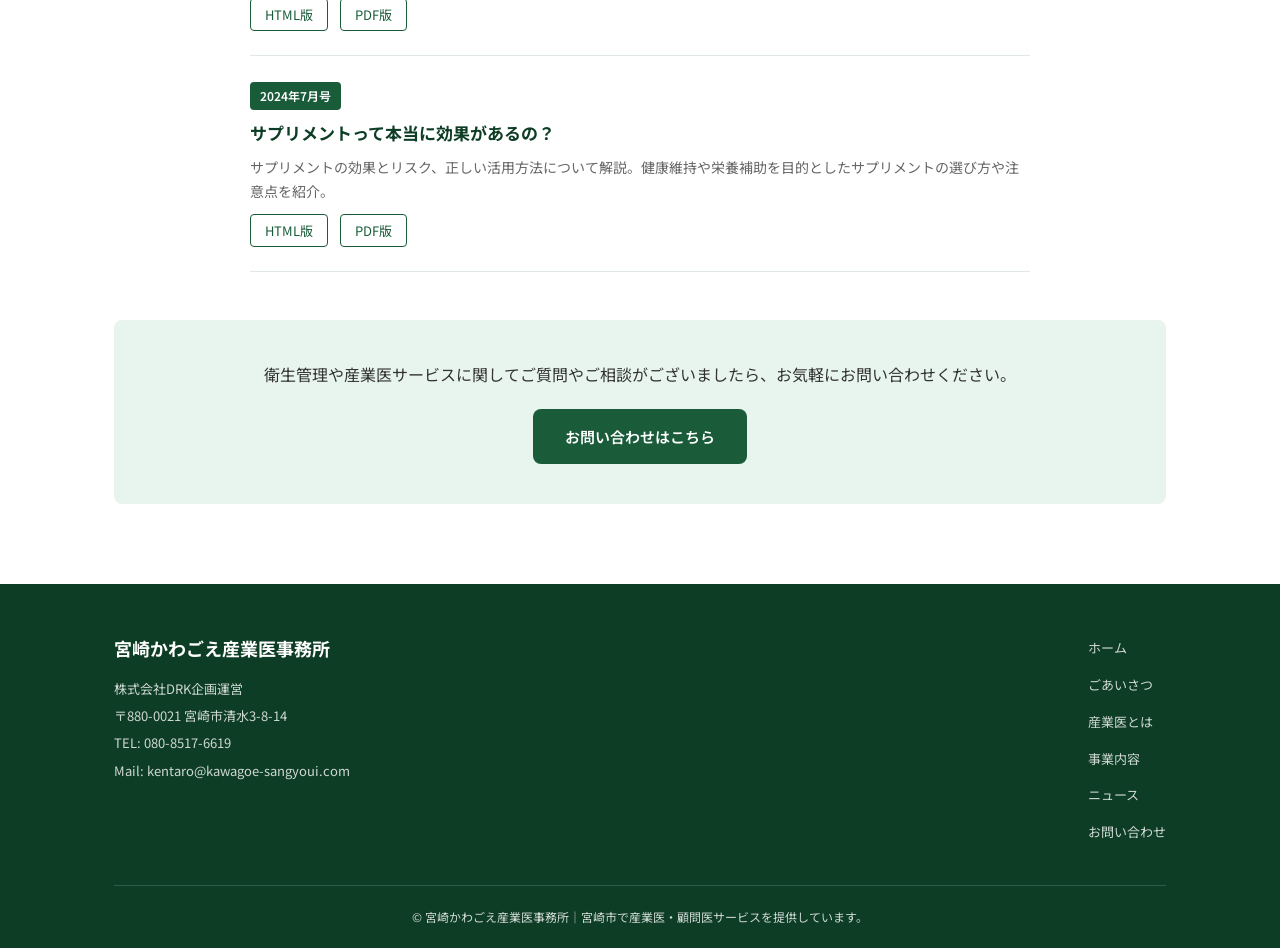
<file: news.html>
<!DOCTYPE html>
<html lang="ja">
<head>
  <meta charset="UTF-8">
  <meta name="viewport" content="width=device-width, initial-scale=1.0">
  <title>ニュース | 宮崎かわごえ産業医事務所</title>
  <meta name="description" content="衛生管理ニュースを毎月配信。熱中症対策・メンタルヘルス・生活習慣病予防など、労働安全衛生や健康管理に関する実務情報。宮崎かわごえ産業医事務所。">
  <link rel="canonical" href="https://www.宮崎かわごえ産業医事務所.com/news.html">
  <meta property="og:title" content="衛生管理ニュース | 宮崎かわごえ産業医事務所">
  <meta property="og:description" content="労働安全衛生や健康管理に関する実務的な情報を毎月配信。">
  <meta property="og:type" content="website">
  <meta property="og:url" content="https://www.宮崎かわごえ産業医事務所.com/news.html">
  <meta property="og:locale" content="ja_JP">
  <meta property="og:site_name" content="宮崎かわごえ産業医事務所">
  <link rel="stylesheet" href="css/style.css">
  <link rel="preconnect" href="https://fonts.googleapis.com">
  <link rel="preconnect" href="https://fonts.gstatic.com" crossorigin>
  <link href="https://fonts.googleapis.com/css2?family=Noto+Sans+JP:wght@400;500;700&display=swap" rel="stylesheet">
</head>
<body>
  <header class="header" id="header">
    <div class="container header-inner">
      <div class="logo">
        <a href="index.html">
          <span class="logo-main">宮崎かわごえ産業医事務所</span>
          <span class="logo-sub">職場の健康と安全を支援</span>
        </a>
      </div>
      <button class="menu-toggle" aria-label="メニューを開く">
        <span></span><span></span><span></span>
      </button>
      <nav class="nav" id="nav">
        <ul>
          <li><a href="index.html">ホーム</a></li>
          <li><a href="greeting.html">ごあいさつ</a></li>
          <li><a href="about.html">産業医とは</a></li>
          <li><a href="services.html">事業内容</a></li>
          <li><a href="news.html" class="active">ニュース</a></li>
          <li><a href="contact.html" class="nav-cta">お問い合わせ</a></li>
        </ul>
      </nav>
    </div>
  </header>

  <section class="page-hero">
    <div class="container">
      <h1>衛生管理ニュース</h1>
      <p>企業の健康と安全を支える情報サービス</p>
    </div>
  </section>

  <section class="section">
    <div class="container">
      <div class="prose">
        <p class="lead-text">宮崎かわごえ産業医事務所では、毎月「衛生管理ニュース」を配信しています。衛生教育や労働安全衛生の最新情報に加え、実務判断の整理に役立つ事例や考え方を紹介し、職場環境の改善や従業員の健康管理に役立つ情報をお届けします。</p>
      </div>

      <div class="news-list">
        <div class="news-item">
          <span class="news-date">2025年8月号</span>
          <h3>休復職をめぐる最高裁判例</h3>
          <p>休復職対応をめぐる最高裁判例（片山組事件）をもとに、原職復帰が困難な場合の労務提供評価や、実務上産業医が関与し得る就労判断の整理ポイントを解説しています。</p>
          <div class="news-links"><a href="https://clinquant-vacherin-6226bb.netlify.app/" target="_blank" rel="noopener noreferrer">HTML版</a><a href="https://clinquant-vacherin-6226bb.netlify.app/%E7%89%87%E5%B1%B1%E7%B5%84%E4%BA%8B%E4%BB%B6.pdf" target="_blank" rel="noopener noreferrer">PDF版</a></div>
        </div>
        <div class="news-item">
          <span class="news-date">2025年7月号</span>
          <h3>破傷風予防のためにできること</h3>
          <p>破傷風の感染経路と症状、治療の流れについて解説。創傷時の洗浄や防護、10年ごとのワクチン接種など予防のポイントを紹介しています。</p>
          <div class="news-links"><a href="https://tangerine-haupia-607f3d.netlify.app/" target="_blank" rel="noopener noreferrer">HTML版</a><a href="https://tangerine-haupia-607f3d.netlify.app/%E7%A0%B4%E5%82%B7%E9%A2%A8%E4%BA%88%E9%98%B2%E3%81%AE%E3%81%9F%E3%82%81%E3%81%AB%E3%81%A7%E3%81%8D%E3%82%8B%E3%81%93%E3%81%A8.pdf" target="_blank" rel="noopener noreferrer">PDF版</a></div>
        </div>
        <div class="news-item">
          <span class="news-date">2025年6月号</span>
          <h3>夏バテを予防する食と生活習慣</h3>
          <p>夏バテの仕組みと、生活リズム・睡眠・運動・水分補給・栄養バランスの工夫について解説。ビタミンB1・たんぱく質・ビタミンCを含む食材例も紹介しています。</p>
          <div class="news-links"><a href="https://creative-kitten-8c36f4.netlify.app/" target="_blank" rel="noopener noreferrer">HTML版</a><a href="https://creative-kitten-8c36f4.netlify.app/%E5%A4%8F%E3%83%90%E3%83%86%E3%82%92%E4%BA%88%E9%98%B2%E3%81%99%E3%82%8B%E9%A3%9F%E3%81%A8%E7%94%9F%E6%B4%BB%E7%BF%92%E6%85%A3.pdf" target="_blank" rel="noopener noreferrer">PDF版</a></div>
        </div>
        <div class="news-item">
          <span class="news-date">2025年5月号</span>
          <h3>熱中症対策の強化について</h3>
          <p>2025年6月から安衛則改正により、事業者には熱中症患者の報告体制と悪化防止措置の整備が義務付けられます。義務内容や罰則について解説しています。</p>
          <div class="news-links"><a href="https://transcendent-rolypoly-53705f.netlify.app/" target="_blank" rel="noopener noreferrer">HTML版</a><a href="https://transcendent-rolypoly-53705f.netlify.app/%E7%86%B1%E4%B8%AD%E7%97%87%E5%AF%BE%E7%AD%96%E3%81%AE%E5%BC%B7%E5%8C%96%E3%81%AB%E3%81%A4%E3%81%84%E3%81%A6.pdf" target="_blank" rel="noopener noreferrer">PDF版</a></div>
        </div>
        <div class="news-item">
          <span class="news-date">2025年4月号</span>
          <h3>線虫検査って本当に有効？</h3>
          <p>注目される線虫によるがんスクリーニング検査について、その仕組みや活用時の注意点を解説。検査の限界を理解し、正しい知識を身につけましょう。</p>
          <div class="news-links"><a href="https://thriving-pudding-82fd6a.netlify.app/" target="_blank" rel="noopener noreferrer">HTML版</a><a href="https://thriving-pudding-82fd6a.netlify.app/%E7%B7%9A%E8%99%AB%E6%A4%9C%E6%9F%BB%E3%81%A3%E3%81%A6%E6%9C%AC%E5%BD%93%E3%81%AB%E6%9C%89%E5%8A%B9%EF%BC%9F.pdf" target="_blank" rel="noopener noreferrer">PDF版</a></div>
        </div>
        <div class="news-item">
          <span class="news-date">2025年3月号</span>
          <h3>花粉症の予防と対策</h3>
          <p>花粉症の原因や症状、セルフケアのポイントについて紹介。体質改善や生活習慣の工夫によって、症状の軽減が期待できます。</p>
          <div class="news-links"><a href="https://stalwart-mochi-a2ff0d.netlify.app/" target="_blank" rel="noopener noreferrer">HTML版</a><a href="https://stalwart-mochi-a2ff0d.netlify.app/%E8%8A%B1%E7%B2%89%E7%97%87%E3%81%AE%E4%BA%88%E9%98%B2%E3%81%A8%E5%AF%BE%E7%AD%96.pdf" target="_blank" rel="noopener noreferrer">PDF版</a></div>
        </div>
        <div class="news-item">
          <span class="news-date">2025年2月号</span>
          <h3>尿路結石とその予防</h3>
          <p>尿路結石や結石性腎盂腎炎の原因、症状、そして予防方法について解説。水分摂取や食事の見直し、再発リスクを下げる工夫を紹介。</p>
          <div class="news-links"><a href="https://fastidious-gaufre-2d1eee.netlify.app/" target="_blank" rel="noopener noreferrer">HTML版</a><a href="https://fastidious-gaufre-2d1eee.netlify.app/2025-02.pdf" target="_blank" rel="noopener noreferrer">PDF版</a></div>
        </div>
        <div class="news-item">
          <span class="news-date">2025年1月号</span>
          <h3>糖尿病と生活習慣の改善</h3>
          <p>糖尿病の基礎知識と、職場でできる生活改善のヒントを紹介。食事や運動、ストレス管理など、日常生活での具体的な対策を解説。</p>
          <div class="news-links"><a href="https://melodic-squirrel-a1c076.netlify.app/" target="_blank" rel="noopener noreferrer">HTML版</a><a href="https://melodic-squirrel-a1c076.netlify.app/2025-01.pdf" target="_blank" rel="noopener noreferrer">PDF版</a></div>
        </div>
        <div class="news-item">
          <span class="news-date">2024年12月号</span>
          <h3>ヒートショックに注意しよう</h3>
          <p>冬場に多いヒートショックの原因と入浴時の予防策を解説。急激な温度変化による健康リスクを防ぐためのポイントを紹介。</p>
          <div class="news-links"><a href="https://friendly-unicorn-0df261.netlify.app/" target="_blank" rel="noopener noreferrer">HTML版</a><a href="https://friendly-unicorn-0df261.netlify.app/2024-12.pdf" target="_blank" rel="noopener noreferrer">PDF版</a></div>
        </div>
        <div class="news-item">
          <span class="news-date">2024年11月号</span>
          <h3>脂肪肝と生活習慣</h3>
          <p>脂肪肝のリスクと生活習慣の見直しによる予防・改善方法を紹介。食事や運動など、日常生活での具体的な対策を解説。</p>
          <div class="news-links"><a href="https://incredible-baklava-73b626.netlify.app/" target="_blank" rel="noopener noreferrer">HTML版</a><a href="https://incredible-baklava-73b626.netlify.app/2024-11.pdf" target="_blank" rel="noopener noreferrer">PDF版</a></div>
        </div>
        <div class="news-item">
          <span class="news-date">2024年10月号</span>
          <h3>作業姿勢を見直そう</h3>
          <p>腰痛予防のための正しい作業姿勢や作業環境改善のポイントを解説。デスクワークや立ち仕事など、日常の作業での注意点を紹介。</p>
          <div class="news-links"><a href="https://fluffy-druid-8c0cae.netlify.app/" target="_blank" rel="noopener noreferrer">HTML版</a><a href="https://fluffy-druid-8c0cae.netlify.app/2024-10.pdf" target="_blank" rel="noopener noreferrer">PDF版</a></div>
        </div>
        <div class="news-item">
          <span class="news-date">2024年9月号</span>
          <h3>快適な睡眠のために</h3>
          <p>睡眠の質を高めるための工夫や生活リズムの整え方を紹介。良質な睡眠を得ることで、日中のパフォーマンス向上や健康維持につなげましょう。</p>
          <div class="news-links"><a href="https://golden-peony-3b28f4.netlify.app/" target="_blank" rel="noopener noreferrer">HTML版</a><a href="https://golden-peony-3b28f4.netlify.app/2024-09.pdf" target="_blank" rel="noopener noreferrer">PDF版</a></div>
        </div>
        <div class="news-item">
          <span class="news-date">2024年8月号</span>
          <h3>食中毒に気をつけよう</h3>
          <p>食中毒の原因と種類、職場でできる予防策について解説。夏場に多い食中毒を防ぐための衛生管理や注意点を紹介。</p>
          <div class="news-links"><a href="https://benevolent-duckanoo-b21187.netlify.app/" target="_blank" rel="noopener noreferrer">HTML版</a><a href="https://benevolent-duckanoo-b21187.netlify.app/2024-08.pdf" target="_blank" rel="noopener noreferrer">PDF版</a></div>
        </div>
        <div class="news-item">
          <span class="news-date">2024年7月号</span>
          <h3>サプリメントって本当に効果があるの？</h3>
          <p>サプリメントの効果とリスク、正しい活用方法について解説。健康維持や栄養補助を目的としたサプリメントの選び方や注意点を紹介。</p>
          <div class="news-links"><a href="https://lucky-kleicha-852262.netlify.app/" target="_blank" rel="noopener noreferrer">HTML版</a><a href="https://lucky-kleicha-852262.netlify.app/2024-07.pdf" target="_blank" rel="noopener noreferrer">PDF版</a></div>
        </div>
      </div>

      <div class="cta-box">
        <p>衛生管理や産業医サービスに関してご質問やご相談がございましたら、お気軽にお問い合わせください。</p>
        <a href="contact.html" class="btn btn-primary">お問い合わせはこちら</a>
      </div>
    </div>
  </section>

  <footer class="footer">
    <div class="container">
      <div class="footer-content">
        <div class="footer-info">
          <div class="footer-logo">宮崎かわごえ産業医事務所</div>
          <p>株式会社DRK企画運営</p>
          <p>〒880-0021 宮崎市清水3-8-14</p>
          <p>TEL: 080-8517-6619</p>
          <p>Mail: kentaro@kawagoe-sangyoui.com</p>
        </div>
        <div class="footer-nav">
          <ul>
            <li><a href="index.html">ホーム</a></li>
            <li><a href="greeting.html">ごあいさつ</a></li>
            <li><a href="about.html">産業医とは</a></li>
            <li><a href="services.html">事業内容</a></li>
            <li><a href="news.html">ニュース</a></li>
            <li><a href="contact.html">お問い合わせ</a></li>
          </ul>
        </div>
      </div>
      <div class="footer-bottom">
        <p>&copy; 宮崎かわごえ産業医事務所｜宮崎市で産業医・顧問医サービスを提供しています。</p>
      </div>
    </div>
  </footer>
  <script src="js/main.js"></script>
</body>
</html>
</file>
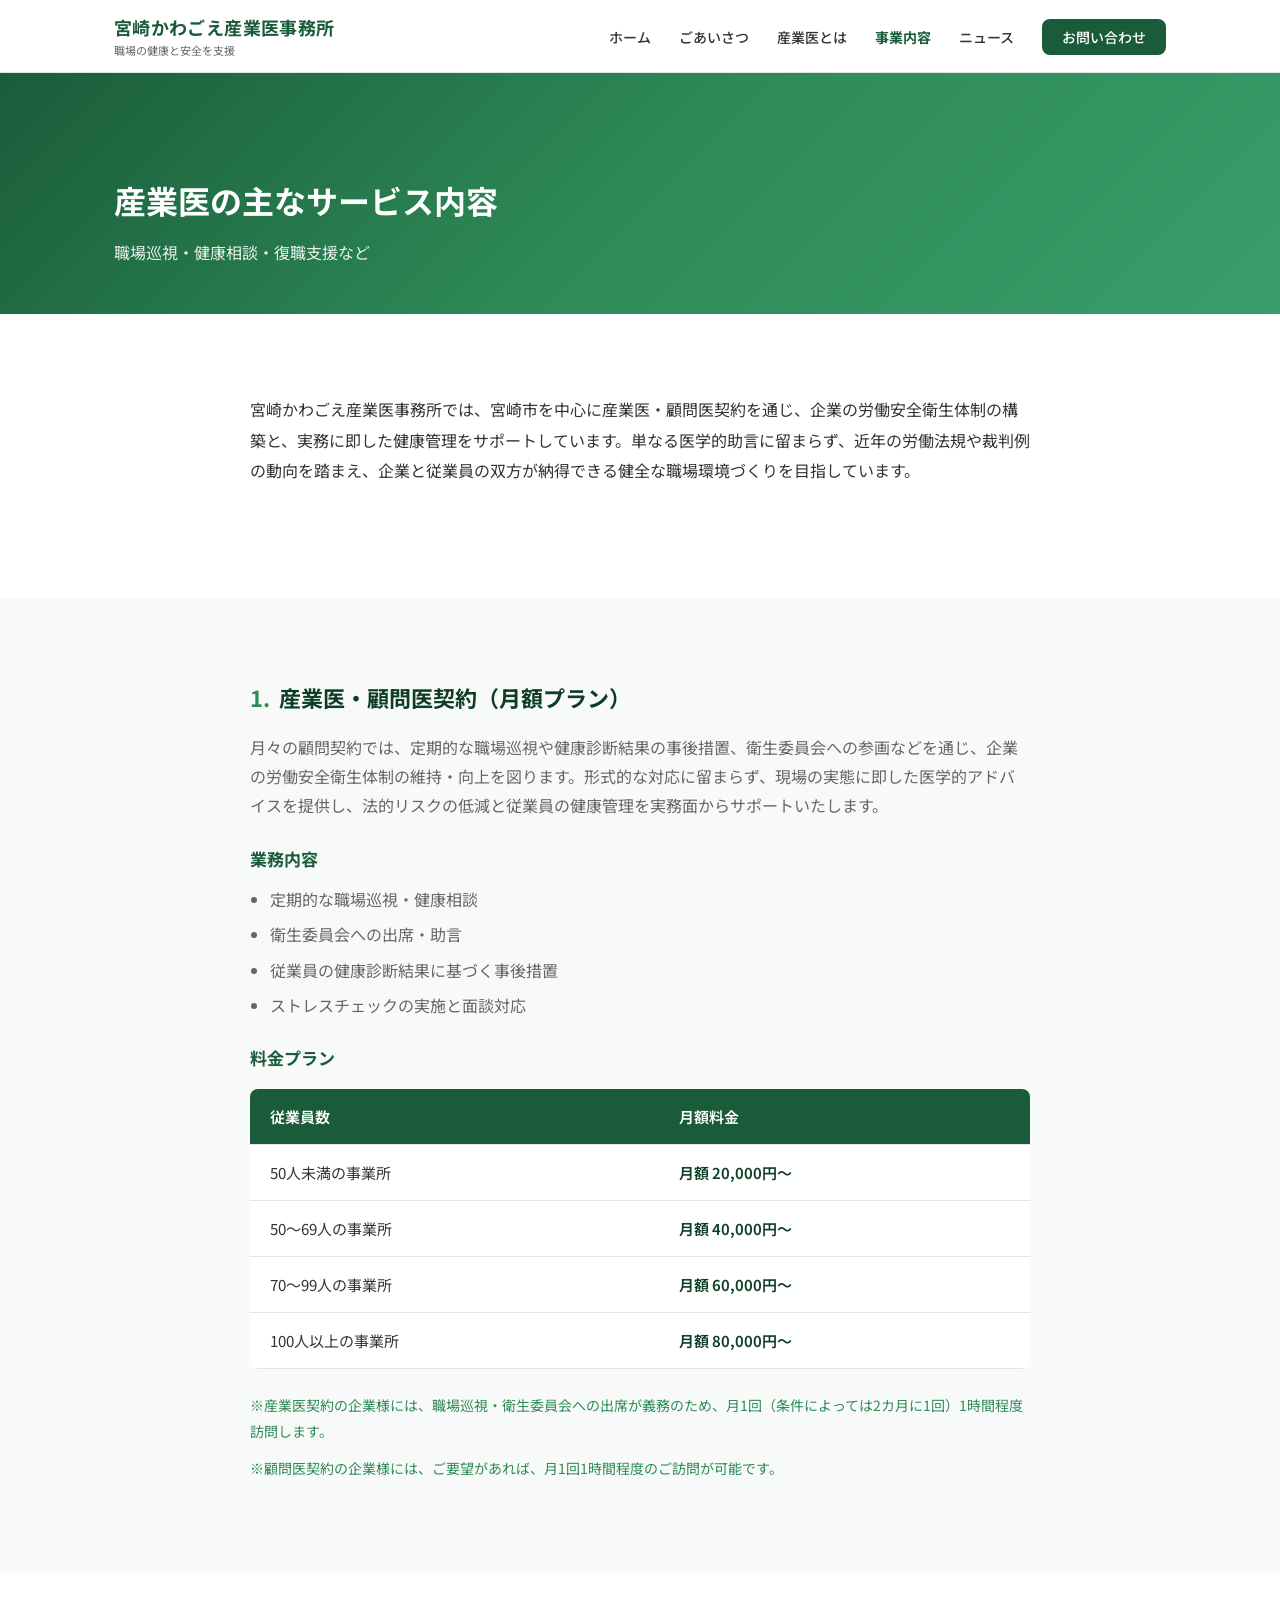
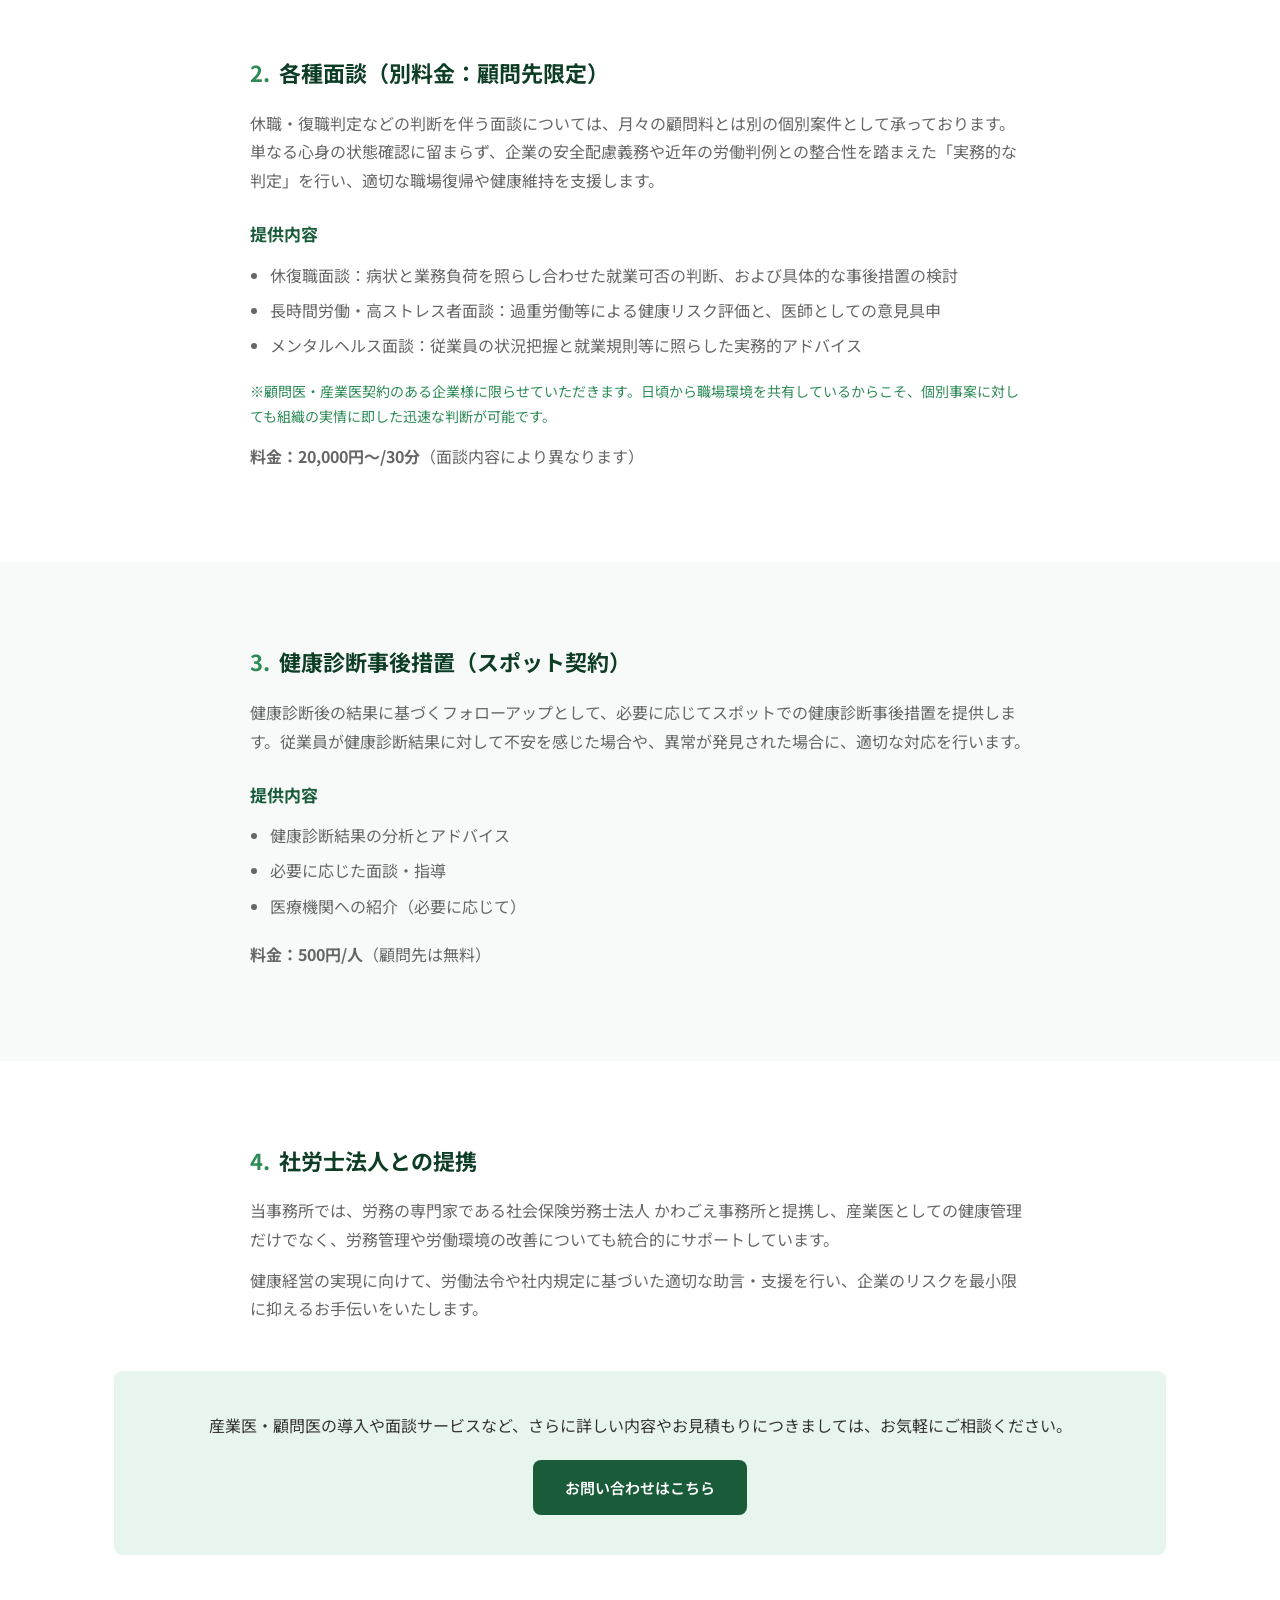
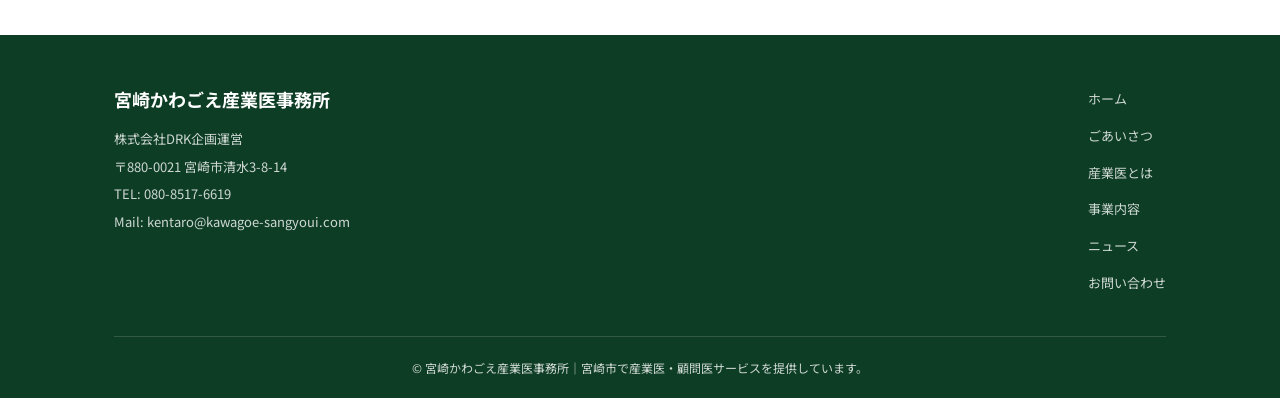
<file: services.html>
<!DOCTYPE html>
<html lang="ja">
<head>
  <meta charset="UTF-8">
  <meta name="viewport" content="width=device-width, initial-scale=1.0">
  <title>事業内容 | 宮崎かわごえ産業医事務所</title>
  <meta name="description" content="産業医・顧問医契約（月額2万円〜）、復職面談・メンタルヘルス面談、健康診断事後措置、社労士法人連携。料金プランもご案内。宮崎かわごえ産業医事務所。">
  <link rel="canonical" href="https://www.宮崎かわごえ産業医事務所.com/services.html">
  <meta property="og:title" content="事業内容・料金 | 宮崎かわごえ産業医事務所">
  <meta property="og:description" content="産業医・顧問医契約、各種面談、健康診断事後措置、社労士法人連携。料金プランもご案内。">
  <meta property="og:type" content="website">
  <meta property="og:url" content="https://www.宮崎かわごえ産業医事務所.com/services.html">
  <meta property="og:locale" content="ja_JP">
  <meta property="og:site_name" content="宮崎かわごえ産業医事務所">
  <link rel="stylesheet" href="css/style.css">
  <link rel="preconnect" href="https://fonts.googleapis.com">
  <link rel="preconnect" href="https://fonts.gstatic.com" crossorigin>
  <link href="https://fonts.googleapis.com/css2?family=Noto+Sans+JP:wght@400;500;700&display=swap" rel="stylesheet">
</head>
<body>
  <header class="header" id="header">
    <div class="container header-inner">
      <div class="logo">
        <a href="index.html">
          <span class="logo-main">宮崎かわごえ産業医事務所</span>
          <span class="logo-sub">職場の健康と安全を支援</span>
        </a>
      </div>
      <button class="menu-toggle" aria-label="メニューを開く">
        <span></span><span></span><span></span>
      </button>
      <nav class="nav" id="nav">
        <ul>
          <li><a href="index.html">ホーム</a></li>
          <li><a href="greeting.html">ごあいさつ</a></li>
          <li><a href="about.html">産業医とは</a></li>
          <li><a href="services.html" class="active">事業内容</a></li>
          <li><a href="news.html">ニュース</a></li>
          <li><a href="contact.html" class="nav-cta">お問い合わせ</a></li>
        </ul>
      </nav>
    </div>
  </header>

  <section class="page-hero">
    <div class="container">
      <h1>産業医の主なサービス内容</h1>
      <p>職場巡視・健康相談・復職支援など</p>
    </div>
  </section>

  <section class="section">
    <div class="container">
      <div class="prose">
        <p class="lead-text">宮崎かわごえ産業医事務所では、宮崎市を中心に産業医・顧問医契約を通じ、企業の労働安全衛生体制の構築と、実務に即した健康管理をサポートしています。単なる医学的助言に留まらず、近年の労働法規や裁判例の動向を踏まえ、企業と従業員の双方が納得できる健全な職場環境づくりを目指しています。</p>
      </div>
    </div>
  </section>

  <!-- サービス1 -->
  <section class="section section-alt">
    <div class="container">
      <div class="service-detail">
        <h2><span class="service-num">1.</span> 産業医・顧問医契約（月額プラン）</h2>
        <p>月々の顧問契約では、定期的な職場巡視や健康診断結果の事後措置、衛生委員会への参画などを通じ、企業の労働安全衛生体制の維持・向上を図ります。形式的な対応に留まらず、現場の実態に即した医学的アドバイスを提供し、法的リスクの低減と従業員の健康管理を実務面からサポートいたします。</p>
        <h3>業務内容</h3>
        <ul>
          <li>定期的な職場巡視・健康相談</li>
          <li>衛生委員会への出席・助言</li>
          <li>従業員の健康診断結果に基づく事後措置</li>
          <li>ストレスチェックの実施と面談対応</li>
        </ul>
        <h3>料金プラン</h3>
        <table class="price-table">
          <thead>
            <tr><th>従業員数</th><th>月額料金</th></tr>
          </thead>
          <tbody>
            <tr><td>50人未満の事業所</td><td>月額 20,000円〜</td></tr>
            <tr><td>50〜69人の事業所</td><td>月額 40,000円〜</td></tr>
            <tr><td>70〜99人の事業所</td><td>月額 60,000円〜</td></tr>
            <tr><td>100人以上の事業所</td><td>月額 80,000円〜</td></tr>
          </tbody>
        </table>
        <p class="note-text">※産業医契約の企業様には、職場巡視・衛生委員会への出席が義務のため、月1回（条件によっては2カ月に1回）1時間程度訪問します。</p>
        <p class="note-text">※顧問医契約の企業様には、ご要望があれば、月1回1時間程度のご訪問が可能です。</p>
      </div>
    </div>
  </section>

  <!-- サービス2 -->
  <section class="section">
    <div class="container">
      <div class="service-detail">
        <h2><span class="service-num">2.</span> 各種面談（別料金：顧問先限定）</h2>
        <p>休職・復職判定などの判断を伴う面談については、月々の顧問料とは別の個別案件として承っております。単なる心身の状態確認に留まらず、企業の安全配慮義務や近年の労働判例との整合性を踏まえた「実務的な判定」を行い、適切な職場復帰や健康維持を支援します。</p>
        <h3>提供内容</h3>
        <ul>
          <li>休復職面談：病状と業務負荷を照らし合わせた就業可否の判断、および具体的な事後措置の検討</li>
          <li>長時間労働・高ストレス者面談：過重労働等による健康リスク評価と、医師としての意見具申</li>
          <li>メンタルヘルス面談：従業員の状況把握と就業規則等に照らした実務的アドバイス</li>
        </ul>
        <p class="note-text">※顧問医・産業医契約のある企業様に限らせていただきます。日頃から職場環境を共有しているからこそ、個別事案に対しても組織の実情に即した迅速な判断が可能です。</p>
        <p><strong>料金：20,000円〜/30分</strong>（面談内容により異なります）</p>
      </div>
    </div>
  </section>

  <!-- サービス3 -->
  <section class="section section-alt">
    <div class="container">
      <div class="service-detail">
        <h2><span class="service-num">3.</span> 健康診断事後措置（スポット契約）</h2>
        <p>健康診断後の結果に基づくフォローアップとして、必要に応じてスポットでの健康診断事後措置を提供します。従業員が健康診断結果に対して不安を感じた場合や、異常が発見された場合に、適切な対応を行います。</p>
        <h3>提供内容</h3>
        <ul>
          <li>健康診断結果の分析とアドバイス</li>
          <li>必要に応じた面談・指導</li>
          <li>医療機関への紹介（必要に応じて）</li>
        </ul>
        <p><strong>料金：500円/人</strong>（顧問先は無料）</p>
      </div>
    </div>
  </section>

  <!-- サービス4 -->
  <section class="section">
    <div class="container">
      <div class="service-detail">
        <h2><span class="service-num">4.</span> 社労士法人との提携</h2>
        <p>当事務所では、労務の専門家である<a href="https://www.kawagoe-roumu.jp/" target="_blank" rel="noopener noreferrer">社会保険労務士法人 かわごえ事務所</a>と提携し、産業医としての健康管理だけでなく、労務管理や労働環境の改善についても統合的にサポートしています。</p>
        <p>健康経営の実現に向けて、労働法令や社内規定に基づいた適切な助言・支援を行い、企業のリスクを最小限に抑えるお手伝いをいたします。</p>
      </div>
      <div class="cta-box">
        <p>産業医・顧問医の導入や面談サービスなど、さらに詳しい内容やお見積もりにつきましては、お気軽にご相談ください。</p>
        <a href="contact.html" class="btn btn-primary">お問い合わせはこちら</a>
      </div>
    </div>
  </section>

  <footer class="footer">
    <div class="container">
      <div class="footer-content">
        <div class="footer-info">
          <div class="footer-logo">宮崎かわごえ産業医事務所</div>
          <p>株式会社DRK企画運営</p>
          <p>〒880-0021 宮崎市清水3-8-14</p>
          <p>TEL: 080-8517-6619</p>
          <p>Mail: kentaro@kawagoe-sangyoui.com</p>
        </div>
        <div class="footer-nav">
          <ul>
            <li><a href="index.html">ホーム</a></li>
            <li><a href="greeting.html">ごあいさつ</a></li>
            <li><a href="about.html">産業医とは</a></li>
            <li><a href="services.html">事業内容</a></li>
            <li><a href="news.html">ニュース</a></li>
            <li><a href="contact.html">お問い合わせ</a></li>
          </ul>
        </div>
      </div>
      <div class="footer-bottom">
        <p>&copy; 宮崎かわごえ産業医事務所｜宮崎市で産業医・顧問医サービスを提供しています。</p>
      </div>
    </div>
  </footer>
  <script src="js/main.js"></script>
</body>
</html>
</file>
<file: css/style.css>
/* ===== Reset & Base ===== */
*,
*::before,
*::after {
  margin: 0;
  padding: 0;
  box-sizing: border-box;
}

:root {
  --primary: #1a5c3a;
  --primary-dark: #0e3d25;
  --primary-light: #e8f5ee;
  --accent: #2e8b57;
  --text: #333333;
  --text-light: #666666;
  --bg: #ffffff;
  --bg-alt: #f7faf8;
  --border: #e0e8e3;
  --shadow: 0 2px 12px rgba(0, 0, 0, 0.08);
  --shadow-hover: 0 4px 20px rgba(0, 0, 0, 0.12);
  --radius: 8px;
  --transition: 0.3s ease;
}

html {
  scroll-behavior: smooth;
  scroll-padding-top: 80px;
}

body {
  font-family: 'Noto Sans JP', sans-serif;
  font-size: 16px;
  line-height: 1.8;
  color: var(--text);
  background: var(--bg);
  -webkit-font-smoothing: antialiased;
}

a {
  color: inherit;
  text-decoration: none;
}

img {
  max-width: 100%;
  height: auto;
}

.container {
  max-width: 1100px;
  margin: 0 auto;
  padding: 0 24px;
}

.sp-only {
  display: none;
}

/* ===== Header ===== */
.header {
  position: fixed;
  top: 0;
  left: 0;
  width: 100%;
  background: rgba(255, 255, 255, 0.97);
  backdrop-filter: blur(8px);
  border-bottom: 1px solid var(--border);
  z-index: 1000;
}

.header-inner {
  display: flex;
  align-items: center;
  justify-content: space-between;
  height: 72px;
}

.logo a {
  display: flex;
  flex-direction: column;
}

.logo-main {
  font-size: 18px;
  font-weight: 700;
  color: var(--primary);
  letter-spacing: 0.02em;
}

.logo-sub {
  font-size: 11px;
  color: var(--text-light);
  margin-top: -2px;
}

.nav ul {
  display: flex;
  align-items: center;
  gap: 28px;
  list-style: none;
}

.nav a {
  font-size: 14px;
  font-weight: 500;
  color: var(--text);
  transition: color var(--transition);
  position: relative;
}

.nav a:hover {
  color: var(--primary);
}

.nav a::after {
  content: '';
  position: absolute;
  bottom: -4px;
  left: 0;
  width: 0;
  height: 2px;
  background: var(--primary);
  transition: width var(--transition);
}

.nav a:hover::after {
  width: 100%;
}

.nav-cta {
  background: var(--primary);
  color: #fff !important;
  padding: 8px 20px;
  border-radius: var(--radius);
  transition: background var(--transition) !important;
}

.nav-cta::after {
  display: none !important;
}

.nav-cta:hover {
  background: var(--primary-dark) !important;
}

.menu-toggle {
  display: none;
  flex-direction: column;
  gap: 5px;
  background: none;
  border: none;
  cursor: pointer;
  padding: 8px;
}

.menu-toggle span {
  display: block;
  width: 24px;
  height: 2px;
  background: var(--text);
  transition: var(--transition);
}

/* ===== Hero ===== */
.hero {
  position: relative;
  min-height: 520px;
  display: flex;
  align-items: center;
  background: linear-gradient(135deg, #1a5c3a 0%, #2e8b57 50%, #3a9d6a 100%);
  margin-top: 72px;
  overflow: hidden;
}

.hero::before {
  content: '';
  position: absolute;
  top: -50%;
  right: -20%;
  width: 600px;
  height: 600px;
  border-radius: 50%;
  background: rgba(255, 255, 255, 0.05);
}

.hero::after {
  content: '';
  position: absolute;
  bottom: -30%;
  left: -10%;
  width: 400px;
  height: 400px;
  border-radius: 50%;
  background: rgba(255, 255, 255, 0.03);
}

.hero-content {
  position: relative;
  z-index: 1;
  padding: 80px 0;
}

.hero h1 {
  font-size: 36px;
  font-weight: 700;
  color: #fff;
  line-height: 1.5;
  margin-bottom: 20px;
}

.hero-lead {
  font-size: 16px;
  color: rgba(255, 255, 255, 0.9);
  margin-bottom: 32px;
  line-height: 1.8;
}

/* ===== Buttons ===== */
.btn {
  display: inline-block;
  padding: 14px 32px;
  border-radius: var(--radius);
  font-size: 15px;
  font-weight: 600;
  cursor: pointer;
  transition: all var(--transition);
  border: none;
  text-align: center;
}

.btn-primary {
  background: #fff;
  color: var(--primary);
}

.btn-primary:hover {
  background: var(--primary-light);
  transform: translateY(-1px);
  box-shadow: var(--shadow);
}

.section .btn-primary {
  background: var(--primary);
  color: #fff;
}

.section .btn-primary:hover {
  background: var(--primary-dark);
}

/* ===== Sections ===== */
.section {
  padding: 80px 0;
}

.section-alt {
  background: var(--bg-alt);
}

.section-title {
  font-size: 28px;
  font-weight: 700;
  color: var(--primary-dark);
  text-align: center;
  margin-bottom: 16px;
  position: relative;
}

.section-title::after {
  content: '';
  display: block;
  width: 40px;
  height: 3px;
  background: var(--accent);
  margin: 12px auto 0;
  border-radius: 2px;
}

.section-lead {
  text-align: center;
  color: var(--text-light);
  margin-bottom: 48px;
  font-size: 15px;
}

/* ===== About ===== */
.about-text {
  max-width: 720px;
  margin: 0 auto 40px;
  text-align: center;
}

.about-text p {
  margin-bottom: 16px;
  color: var(--text-light);
}

.about-points {
  display: grid;
  grid-template-columns: repeat(3, 1fr);
  gap: 24px;
}

.point-card {
  background: var(--bg-alt);
  padding: 32px 24px;
  border-radius: var(--radius);
  text-align: center;
  transition: transform var(--transition), box-shadow var(--transition);
}

.point-card:hover {
  transform: translateY(-3px);
  box-shadow: var(--shadow);
}

.point-icon {
  font-size: 36px;
  margin-bottom: 12px;
}

.point-card h3 {
  font-size: 17px;
  color: var(--primary);
  margin-bottom: 8px;
}

.point-card p {
  font-size: 14px;
  color: var(--text-light);
}

/* ===== Services ===== */
.services-grid {
  display: grid;
  grid-template-columns: repeat(3, 1fr);
  gap: 24px;
}

.service-card {
  background: var(--bg);
  padding: 32px 28px;
  border-radius: var(--radius);
  border: 1px solid var(--border);
  transition: transform var(--transition), box-shadow var(--transition);
}

.service-card:hover {
  transform: translateY(-3px);
  box-shadow: var(--shadow-hover);
}

.service-number {
  font-size: 32px;
  font-weight: 700;
  color: var(--primary-light);
  margin-bottom: 8px;
  line-height: 1;
}

.service-card h3 {
  font-size: 17px;
  color: var(--primary-dark);
  margin-bottom: 10px;
}

.service-card p {
  font-size: 14px;
  color: var(--text-light);
  line-height: 1.7;
}

/* ===== Needs ===== */
.needs-grid {
  display: grid;
  grid-template-columns: repeat(2, 1fr);
  gap: 16px;
  max-width: 800px;
  margin: 0 auto 40px;
}

.need-card {
  display: flex;
  align-items: center;
  gap: 16px;
  background: var(--bg-alt);
  padding: 20px 24px;
  border-radius: var(--radius);
  border-left: 4px solid var(--accent);
}

.need-check {
  flex-shrink: 0;
  width: 32px;
  height: 32px;
  background: var(--primary);
  color: #fff;
  border-radius: 50%;
  display: flex;
  align-items: center;
  justify-content: center;
  font-size: 14px;
  font-weight: 700;
}

.need-card p {
  font-size: 15px;
}

.needs-cta {
  text-align: center;
}

.needs-cta p {
  margin-bottom: 20px;
  color: var(--text-light);
}

/* ===== Partnership ===== */
.partnership-content {
  max-width: 720px;
  margin: 0 auto;
}

.partnership-text p {
  margin-bottom: 16px;
  color: var(--text-light);
}

.partnership-list {
  list-style: none;
  margin-top: 24px;
}

.partnership-list li {
  position: relative;
  padding-left: 24px;
  margin-bottom: 12px;
  color: var(--text);
}

.partnership-list li::before {
  content: '';
  position: absolute;
  left: 0;
  top: 10px;
  width: 8px;
  height: 8px;
  background: var(--accent);
  border-radius: 50%;
}

/* ===== Contact ===== */
.contact-wrapper {
  max-width: 680px;
  margin: 0 auto;
}

.contact-form {
  background: var(--bg-alt);
  padding: 40px;
  border-radius: var(--radius);
  border: 1px solid var(--border);
}

.form-group {
  margin-bottom: 20px;
}

.form-row {
  display: grid;
  grid-template-columns: 1fr 1fr;
  gap: 20px;
}

label {
  display: block;
  font-size: 14px;
  font-weight: 500;
  margin-bottom: 6px;
  color: var(--text);
}

.required {
  background: #e74c3c;
  color: #fff;
  font-size: 11px;
  padding: 1px 6px;
  border-radius: 3px;
  margin-left: 6px;
}

input,
select,
textarea {
  width: 100%;
  padding: 12px 14px;
  border: 1px solid var(--border);
  border-radius: 6px;
  font-size: 15px;
  font-family: inherit;
  transition: border-color var(--transition);
  background: #fff;
}

input:focus,
select:focus,
textarea:focus {
  outline: none;
  border-color: var(--accent);
  box-shadow: 0 0 0 3px rgba(46, 139, 87, 0.1);
}

textarea {
  resize: vertical;
}

.btn-submit {
  width: 100%;
  padding: 16px;
  font-size: 16px;
  margin-top: 8px;
}

/* ===== Footer ===== */
.footer {
  background: var(--primary-dark);
  color: rgba(255, 255, 255, 0.8);
  padding: 48px 0 0;
}

.footer-content {
  display: flex;
  justify-content: space-between;
  padding-bottom: 32px;
  border-bottom: 1px solid rgba(255, 255, 255, 0.15);
}

.footer-logo {
  font-size: 18px;
  font-weight: 700;
  color: #fff;
  margin-bottom: 12px;
}

.footer-info p {
  font-size: 13px;
  margin-bottom: 4px;
}

.footer-nav ul {
  list-style: none;
}

.footer-nav li {
  margin-bottom: 8px;
}

.footer-nav a {
  font-size: 13px;
  transition: color var(--transition);
}

.footer-nav a:hover {
  color: #fff;
}

.footer-bottom {
  text-align: center;
  padding: 20px 0;
  font-size: 12px;
}

/* ===== Page Hero ===== */
.page-hero {
  background: linear-gradient(135deg, #1a5c3a 0%, #2e8b57 50%, #3a9d6a 100%);
  padding: 100px 0 48px;
  margin-top: 72px;
  color: #fff;
}

.page-hero h1 {
  font-size: 32px;
  font-weight: 700;
  margin-bottom: 8px;
}

.page-hero p {
  font-size: 16px;
  opacity: 0.9;
}

/* ===== Prose ===== */
.prose {
  max-width: 780px;
  margin: 0 auto;
}

.prose a {
  color: var(--primary);
  text-decoration: underline;
}

.prose a:hover {
  color: var(--primary-dark);
}

.prose h2 {
  font-size: 22px;
  color: var(--primary-dark);
  margin: 40px 0 16px;
  padding-bottom: 8px;
  border-bottom: 2px solid var(--primary-light);
}

.prose h2:first-child {
  margin-top: 0;
}

.prose h3 {
  font-size: 18px;
  color: var(--primary);
  margin: 28px 0 12px;
}

.prose p {
  margin-bottom: 16px;
  color: var(--text-light);
  line-height: 1.9;
}

.prose ul {
  margin: 0 0 20px 20px;
  color: var(--text-light);
}

.prose ul li {
  margin-bottom: 8px;
  line-height: 1.7;
}

.lead-text {
  font-size: 16px;
  color: var(--text) !important;
  line-height: 1.9;
  margin-bottom: 32px !important;
}

.note-text {
  font-size: 14px;
  color: var(--accent) !important;
}

/* ===== Hero Note ===== */
.hero-note {
  font-size: 14px;
  color: rgba(255, 255, 255, 0.85);
  margin-bottom: 24px;
}

.hero-note a {
  color: #fff;
  text-decoration: underline;
}

/* ===== Card Grid ===== */
.card-grid {
  display: grid;
  grid-template-columns: repeat(3, 1fr);
  gap: 24px;
}

.link-card {
  background: var(--bg);
  padding: 32px 28px;
  border-radius: var(--radius);
  border: 1px solid var(--border);
  transition: transform var(--transition), box-shadow var(--transition);
}

.link-card:hover {
  transform: translateY(-3px);
  box-shadow: var(--shadow-hover);
}

.link-card h3 {
  font-size: 18px;
  color: var(--primary-dark);
  margin-bottom: 10px;
}

.link-card p {
  font-size: 14px;
  color: var(--text-light);
  line-height: 1.7;
  margin-bottom: 16px;
}

.card-link {
  font-size: 14px;
  font-weight: 600;
  color: var(--primary);
}

.card-link:hover {
  color: var(--primary-dark);
}

/* ===== Price Table ===== */
.price-table {
  width: 100%;
  border-collapse: collapse;
  margin: 16px 0 24px;
  background: var(--bg);
  border-radius: var(--radius);
  overflow: hidden;
}

.price-table th,
.price-table td {
  padding: 14px 20px;
  text-align: left;
  border-bottom: 1px solid var(--border);
  font-size: 15px;
}

.price-table thead th {
  background: var(--primary);
  color: #fff;
  font-weight: 600;
}

.price-table tbody td:last-child {
  font-weight: 600;
  color: var(--primary-dark);
}

/* ===== Service Detail ===== */
.service-detail {
  max-width: 780px;
  margin: 0 auto;
}

.service-detail h2 {
  font-size: 22px;
  color: var(--primary-dark);
  margin-bottom: 16px;
}

.service-num {
  color: var(--accent);
  margin-right: 4px;
}

.service-detail h3 {
  font-size: 17px;
  color: var(--primary);
  margin: 24px 0 12px;
}

.service-detail p {
  color: var(--text-light);
  line-height: 1.8;
  margin-bottom: 12px;
}

.service-detail ul {
  margin: 0 0 20px 20px;
  color: var(--text-light);
}

.service-detail ul li {
  margin-bottom: 8px;
  line-height: 1.7;
}

/* ===== CTA Box ===== */
.cta-box {
  text-align: center;
  padding: 40px;
  margin-top: 48px;
  background: var(--primary-light);
  border-radius: var(--radius);
}

.cta-box p {
  margin-bottom: 20px;
  color: var(--text);
}

/* ===== FAQ ===== */
.faq-list {
  max-width: 780px;
  margin: 32px auto 0;
}

.faq-item {
  background: var(--bg);
  padding: 24px 28px;
  border-radius: var(--radius);
  border: 1px solid var(--border);
  margin-bottom: 16px;
}

.faq-q {
  font-size: 16px;
  color: var(--primary-dark);
  margin-bottom: 10px;
}

.faq-a {
  font-size: 15px;
  color: var(--text-light);
  line-height: 1.7;
}

/* ===== News List ===== */
.news-list {
  max-width: 780px;
  margin: 32px auto;
}

.news-item {
  padding: 24px 0;
  border-bottom: 1px solid var(--border);
}

.news-item:first-child {
  padding-top: 0;
}

.news-date {
  display: inline-block;
  background: var(--primary);
  color: #fff;
  font-size: 12px;
  font-weight: 600;
  padding: 3px 10px;
  border-radius: 4px;
  margin-bottom: 8px;
}

.news-item h3 {
  font-size: 17px;
  color: var(--primary-dark);
  margin-bottom: 8px;
}

.news-item p {
  font-size: 14px;
  color: var(--text-light);
  line-height: 1.7;
}

.news-links {
  margin-top: 10px;
  display: flex;
  gap: 12px;
}

.news-links a {
  display: inline-block;
  padding: 4px 14px;
  font-size: 13px;
  border: 1px solid var(--primary);
  color: var(--primary);
  border-radius: 4px;
  text-decoration: none;
  transition: background 0.2s, color 0.2s;
}

.news-links a:hover {
  background: var(--primary);
  color: #fff;
}

/* ===== Company Info ===== */
.company-info {
  max-width: 680px;
  margin: 48px auto 0;
}

.company-info h3 {
  font-size: 20px;
  color: var(--primary-dark);
  margin-bottom: 16px;
}

.info-table {
  width: 100%;
  border-collapse: collapse;
}

.info-table th,
.info-table td {
  padding: 12px 16px;
  border-bottom: 1px solid var(--border);
  font-size: 14px;
  text-align: left;
}

.info-table th {
  width: 140px;
  font-weight: 600;
  color: var(--text);
  background: var(--bg-alt);
}

.info-table td {
  color: var(--text-light);
}

/* ===== Checkbox ===== */
.checkbox-label {
  display: flex;
  align-items: center;
  gap: 8px;
  font-size: 14px;
  cursor: pointer;
}

.checkbox-label input[type="checkbox"] {
  width: auto;
}

/* ===== Nav Active ===== */
.nav a.active {
  color: var(--primary);
  font-weight: 700;
}

/* ===== Responsive ===== */
@media (max-width: 768px) {
  .sp-only {
    display: inline;
  }

  .menu-toggle {
    display: flex;
  }

  .nav {
    position: fixed;
    top: 72px;
    left: 0;
    width: 100%;
    background: rgba(255, 255, 255, 0.98);
    backdrop-filter: blur(8px);
    padding: 24px;
    transform: translateY(-100%);
    opacity: 0;
    pointer-events: none;
    transition: all var(--transition);
    border-bottom: 1px solid var(--border);
  }

  .nav.active {
    transform: translateY(0);
    opacity: 1;
    pointer-events: auto;
  }

  .nav ul {
    flex-direction: column;
    gap: 0;
  }

  .nav li {
    width: 100%;
  }

  .nav a {
    display: block;
    padding: 14px 0;
    font-size: 16px;
    border-bottom: 1px solid var(--border);
  }

  .nav a::after {
    display: none;
  }

  .nav-cta {
    text-align: center;
    margin-top: 8px;
  }

  .hero {
    min-height: 420px;
  }

  .hero h1 {
    font-size: 26px;
  }

  .hero-lead {
    font-size: 14px;
  }

  .section {
    padding: 60px 0;
  }

  .section-title {
    font-size: 24px;
  }

  .about-points,
  .services-grid,
  .card-grid {
    grid-template-columns: 1fr;
  }

  .page-hero {
    padding: 88px 0 36px;
  }

  .page-hero h1 {
    font-size: 24px;
  }

  .price-table th,
  .price-table td {
    padding: 10px 12px;
    font-size: 13px;
  }

  .needs-grid {
    grid-template-columns: 1fr;
  }

  .form-row {
    grid-template-columns: 1fr;
    gap: 0;
  }

  .contact-form {
    padding: 24px;
  }

  .footer-content {
    flex-direction: column;
    gap: 24px;
  }
}
</file>
